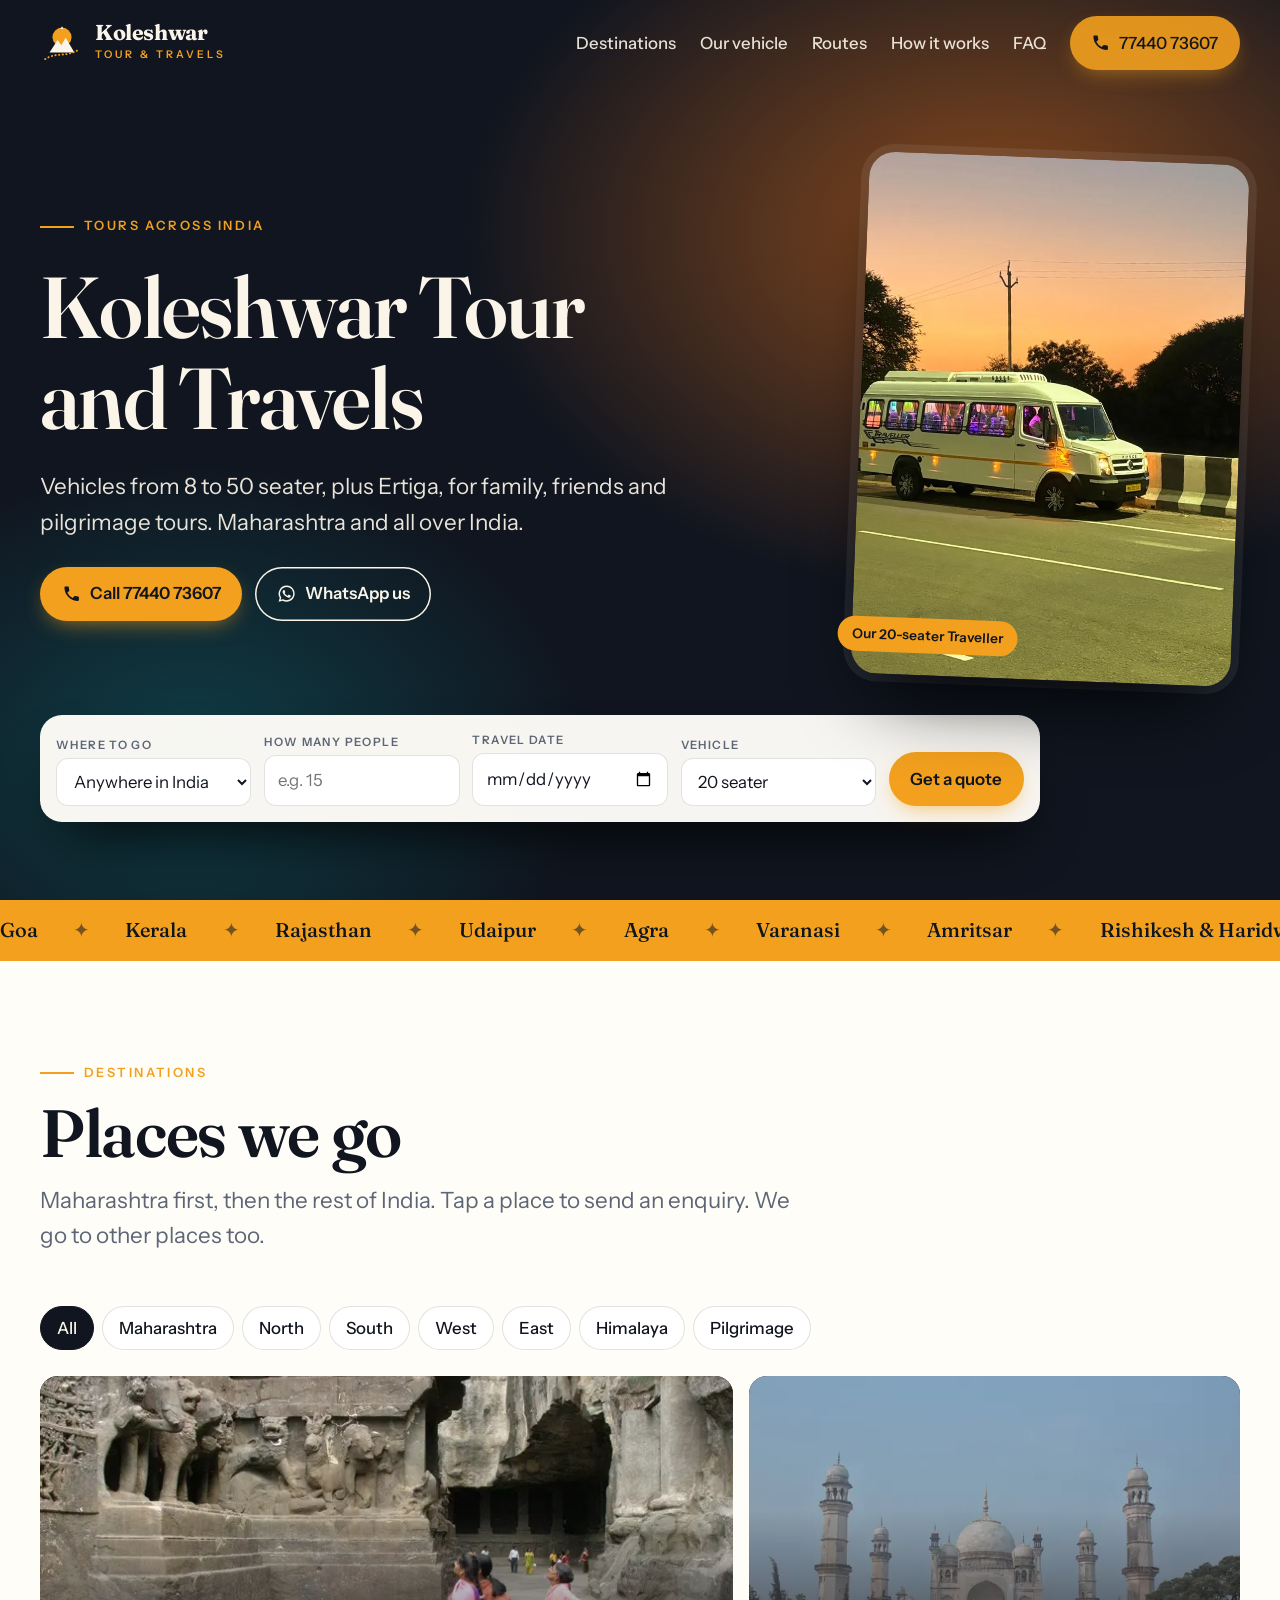
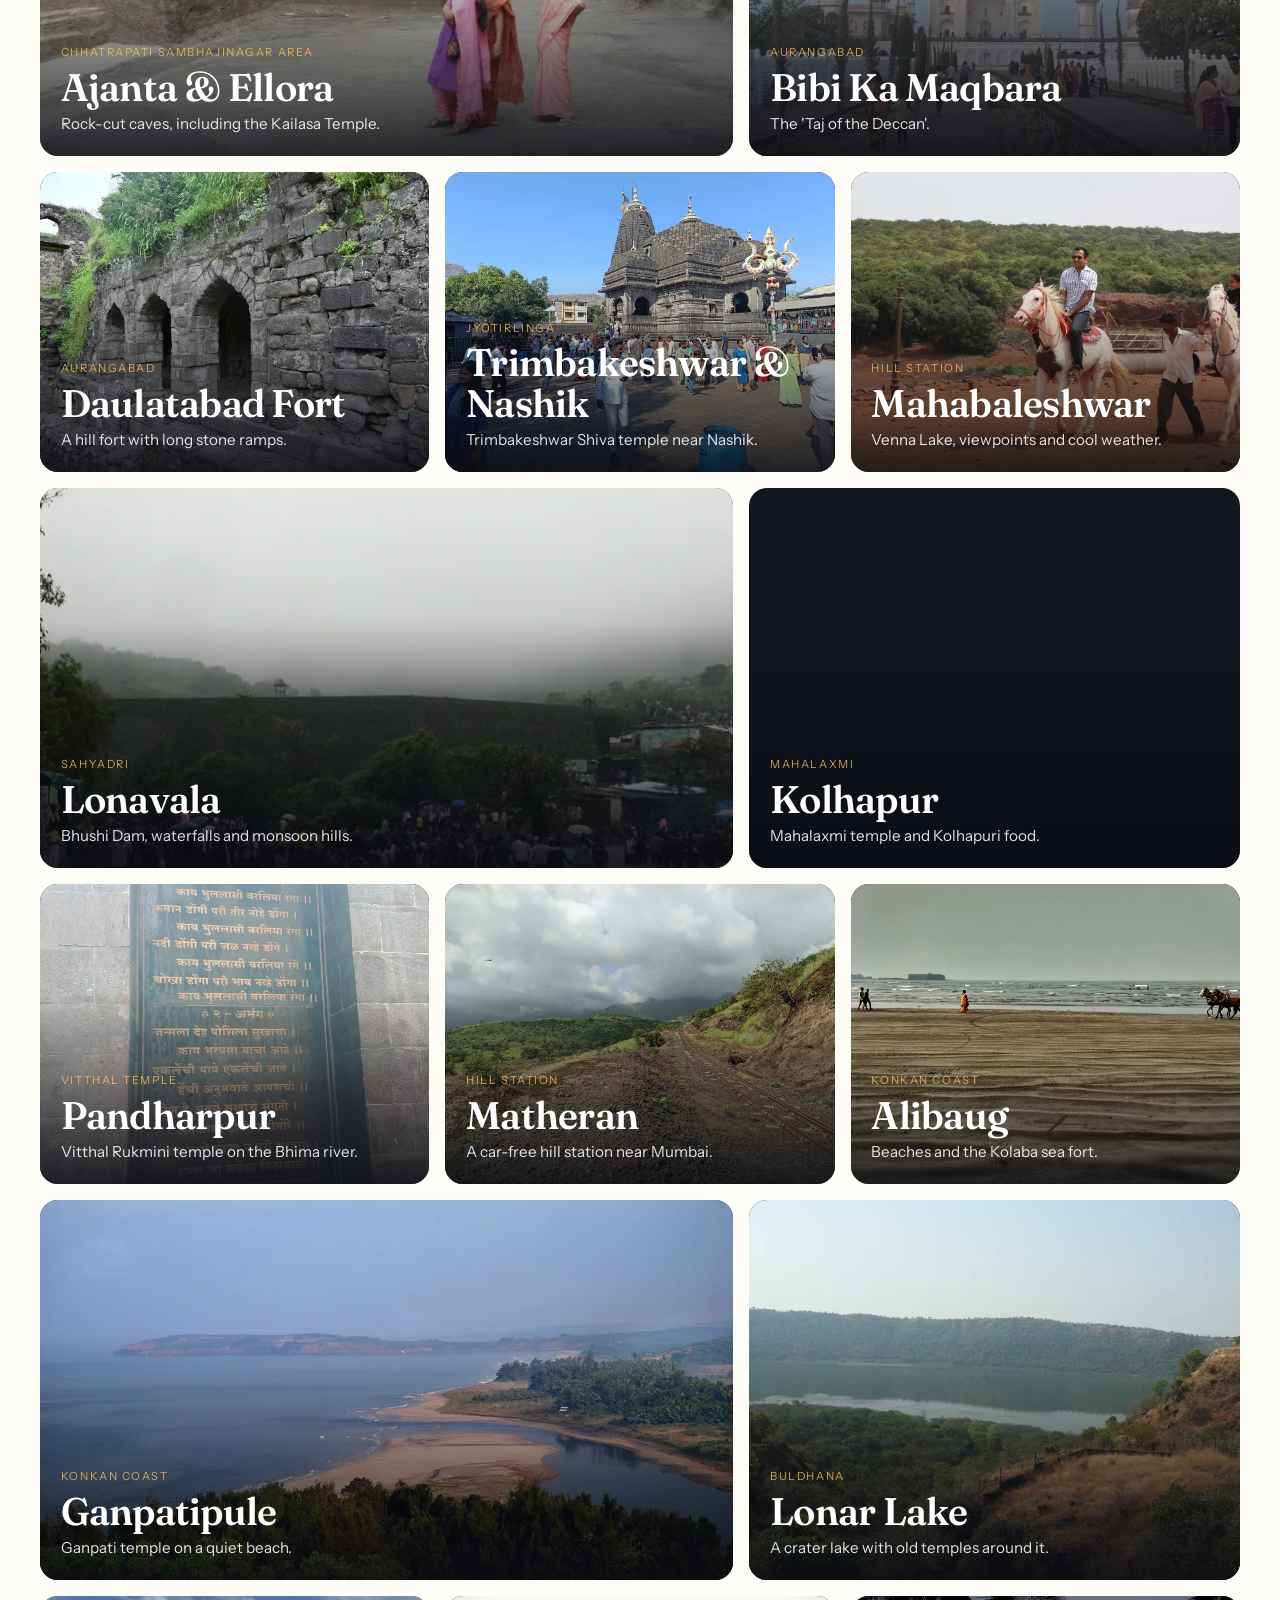
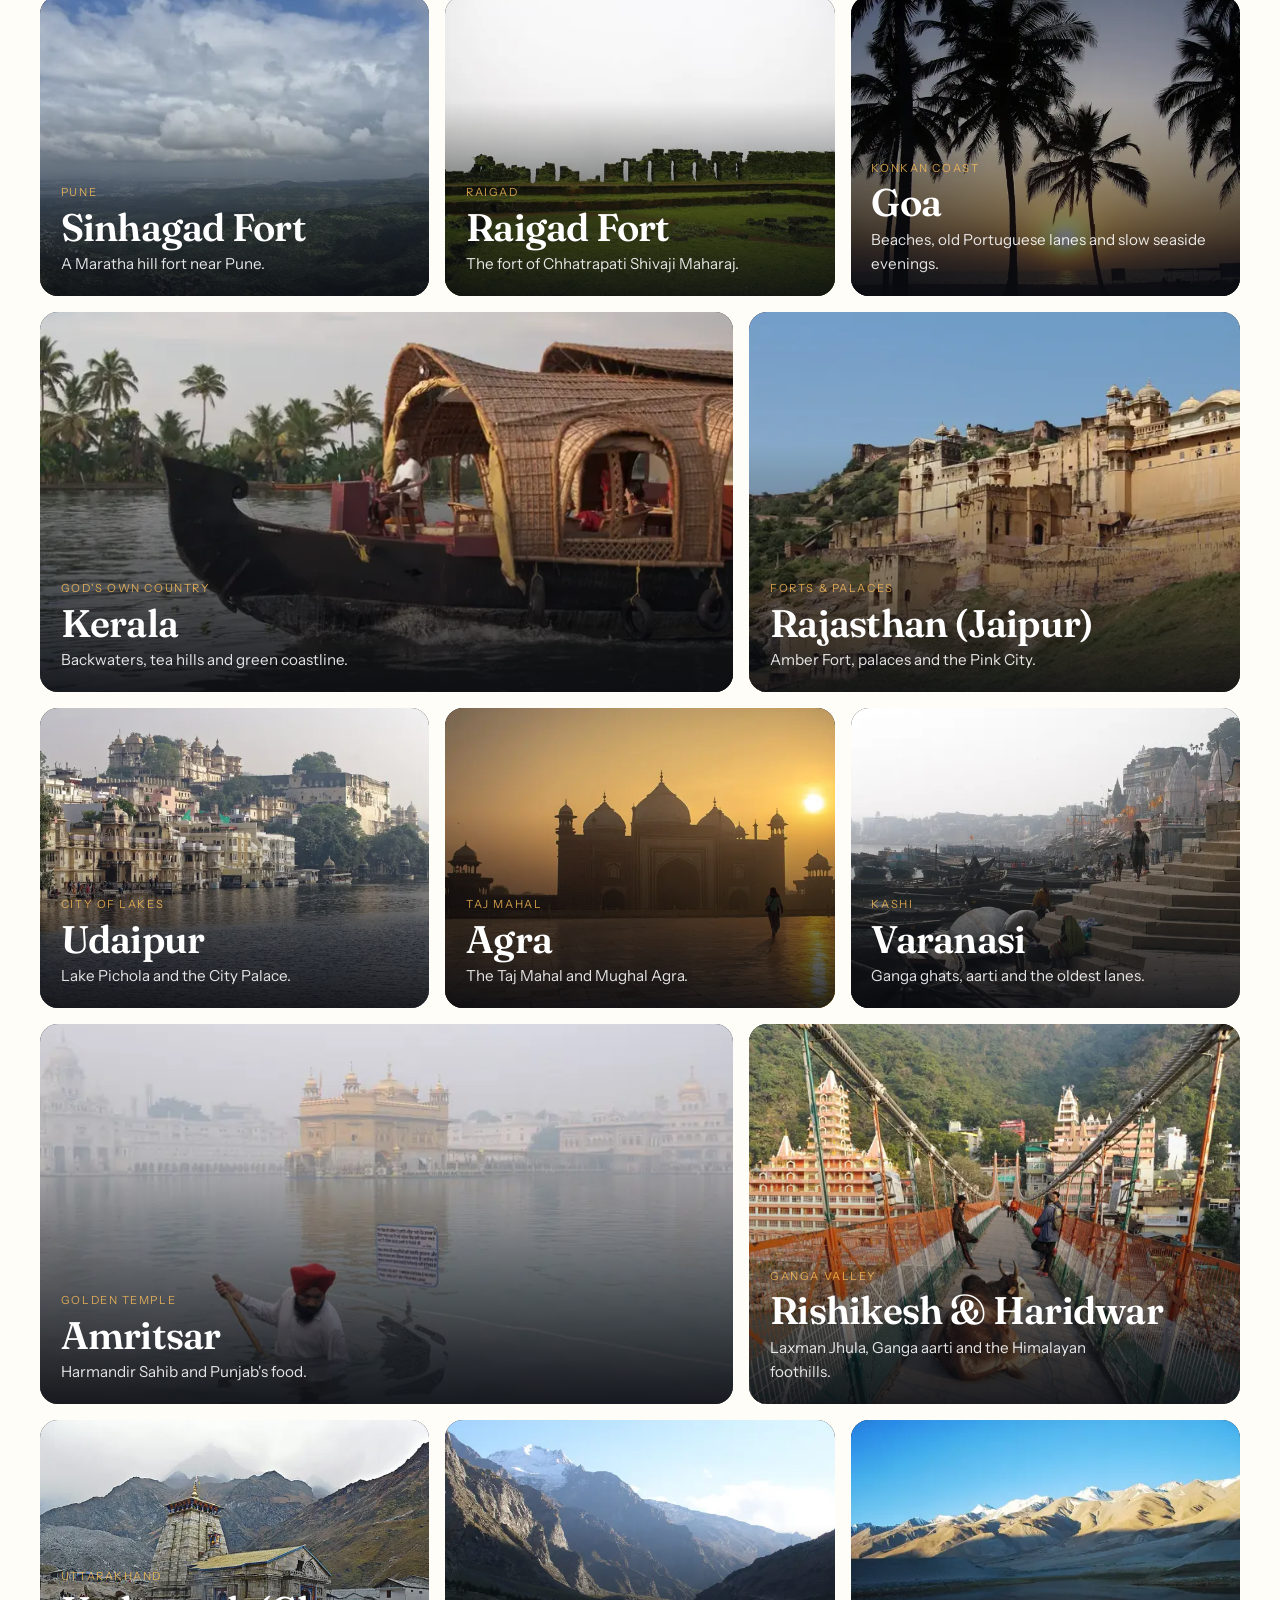
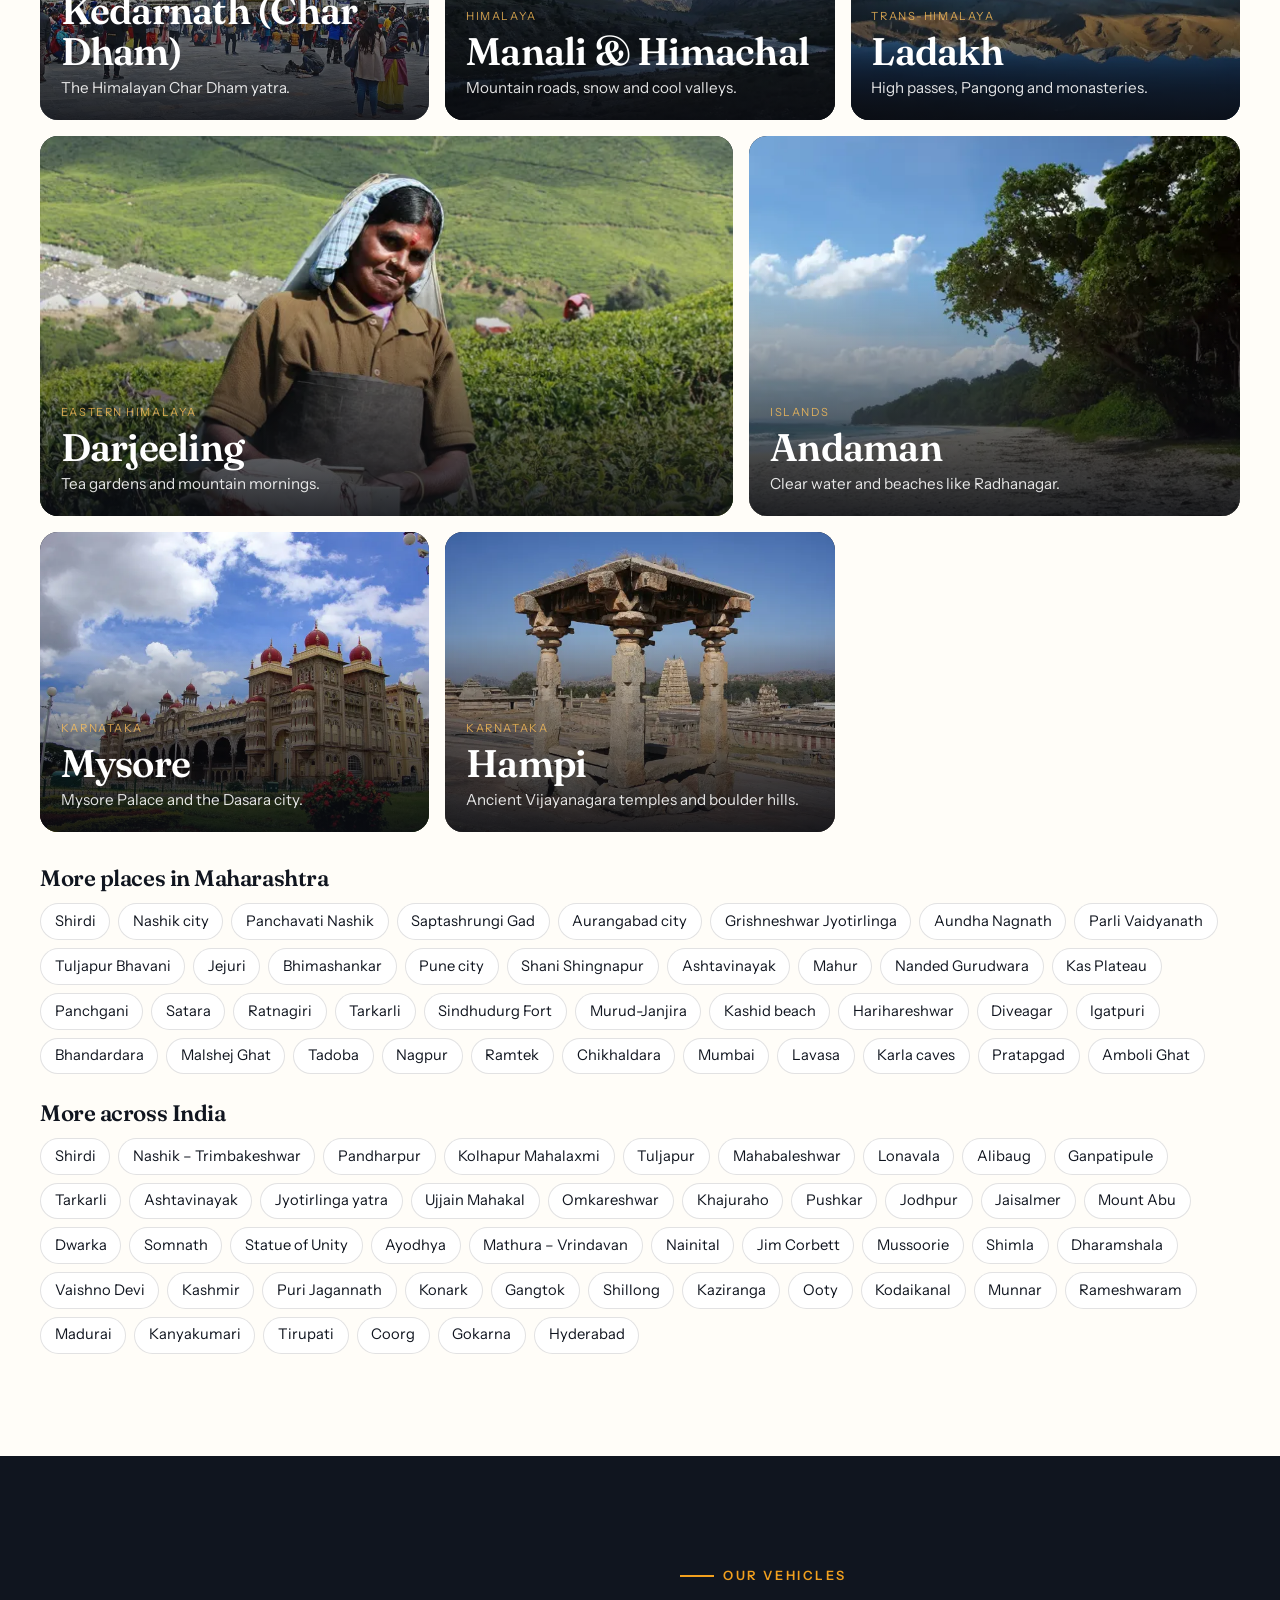
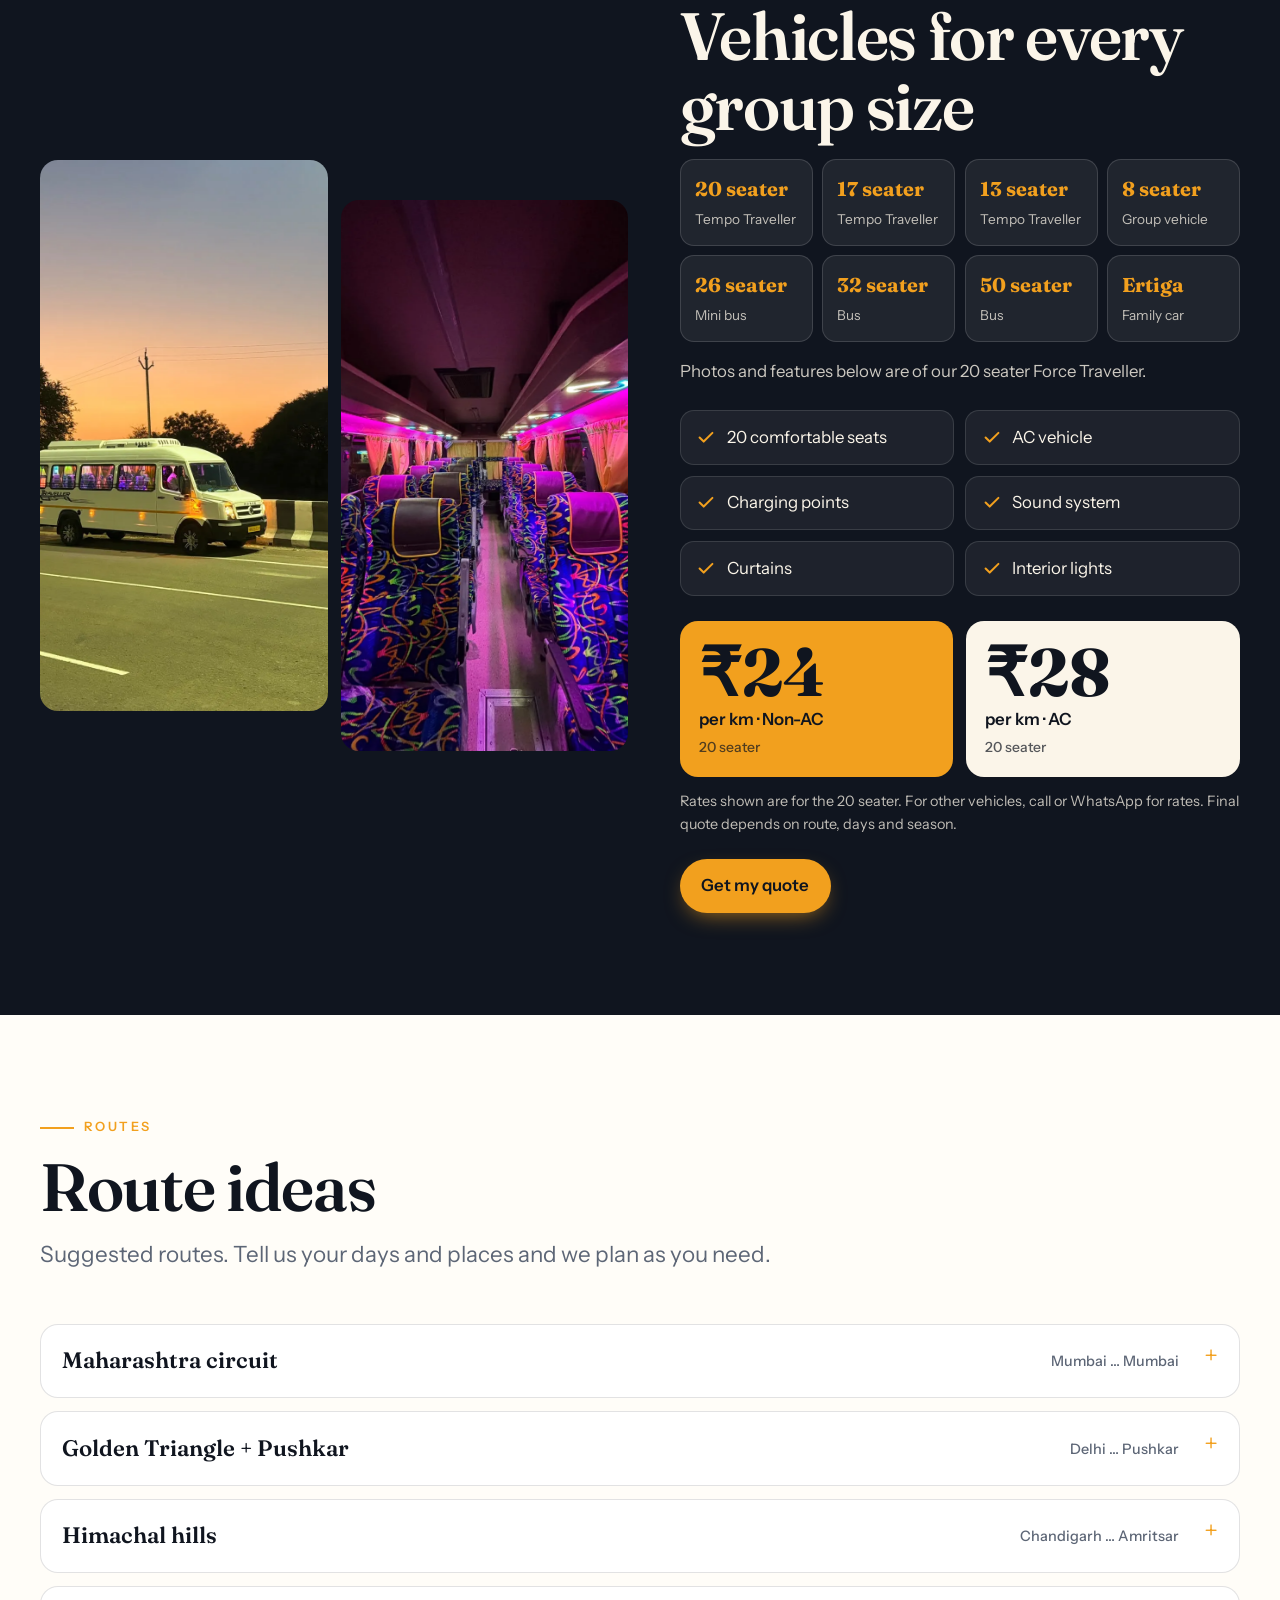
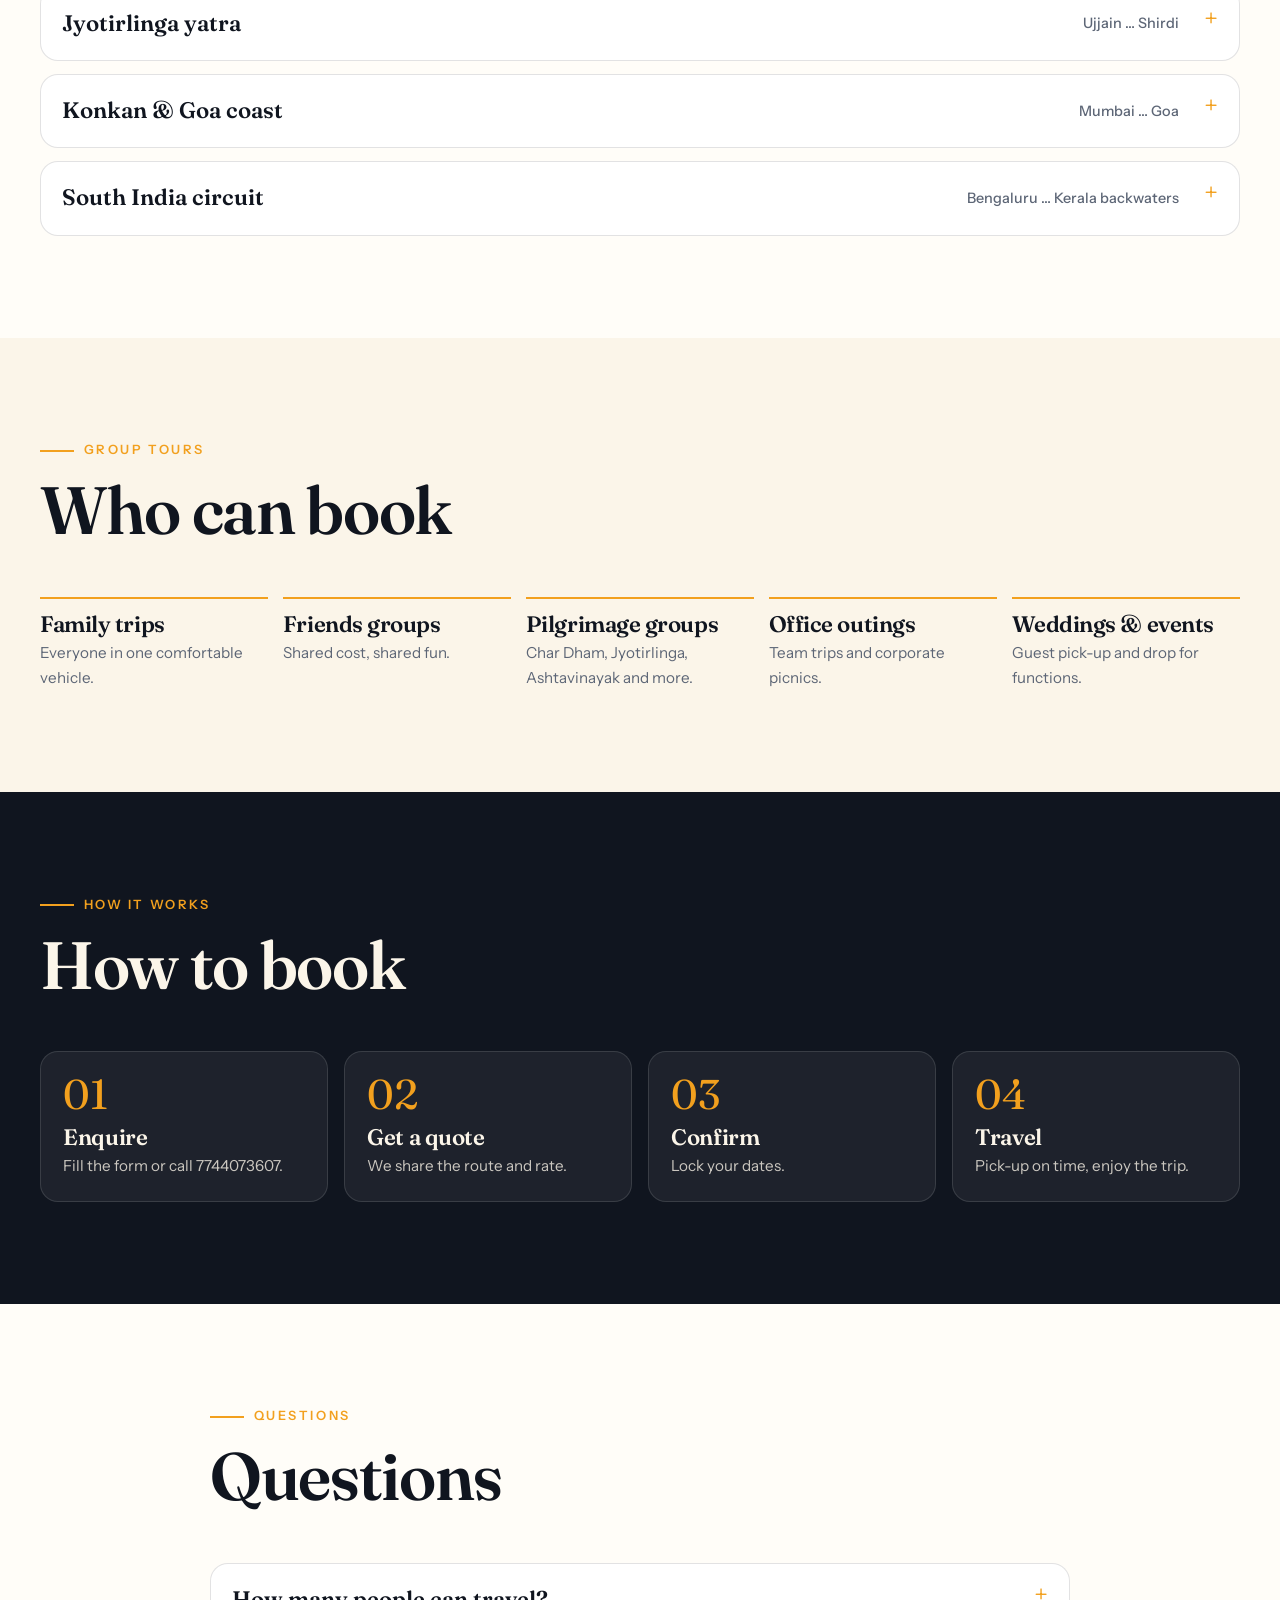
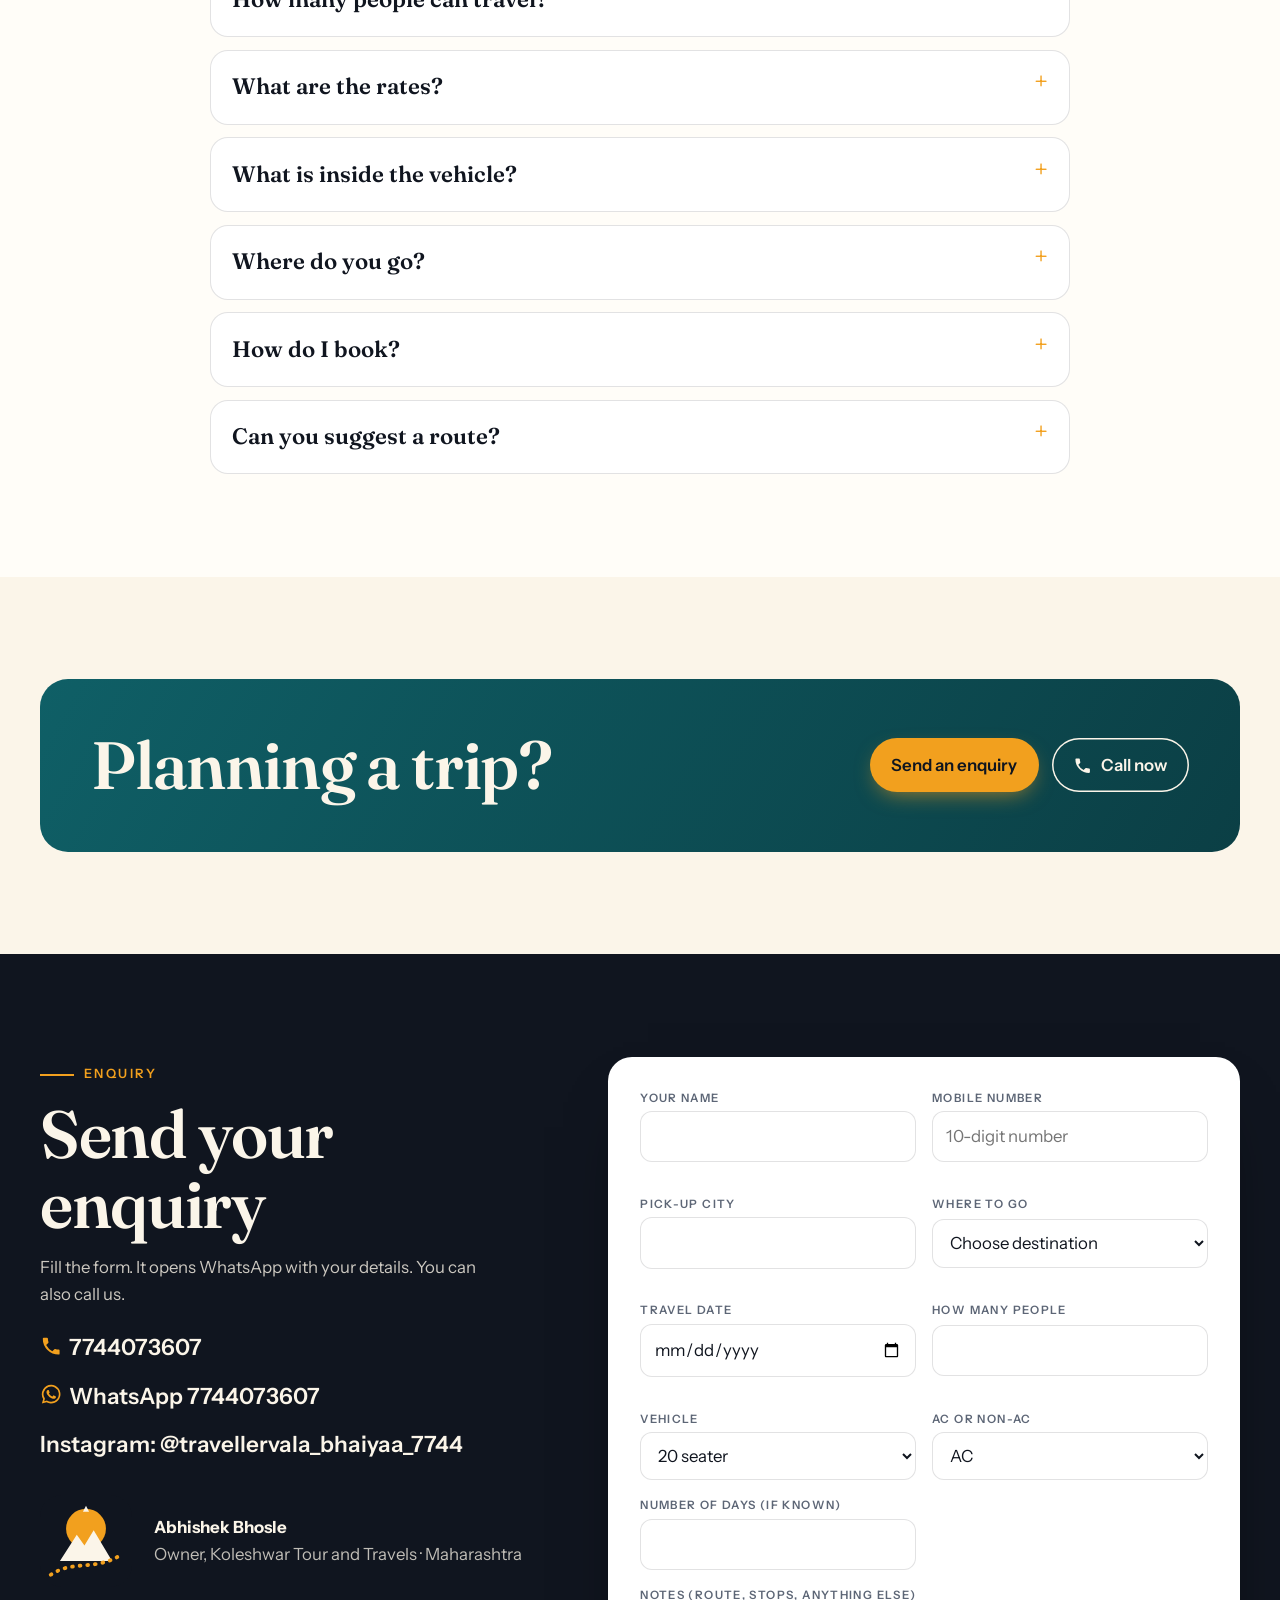
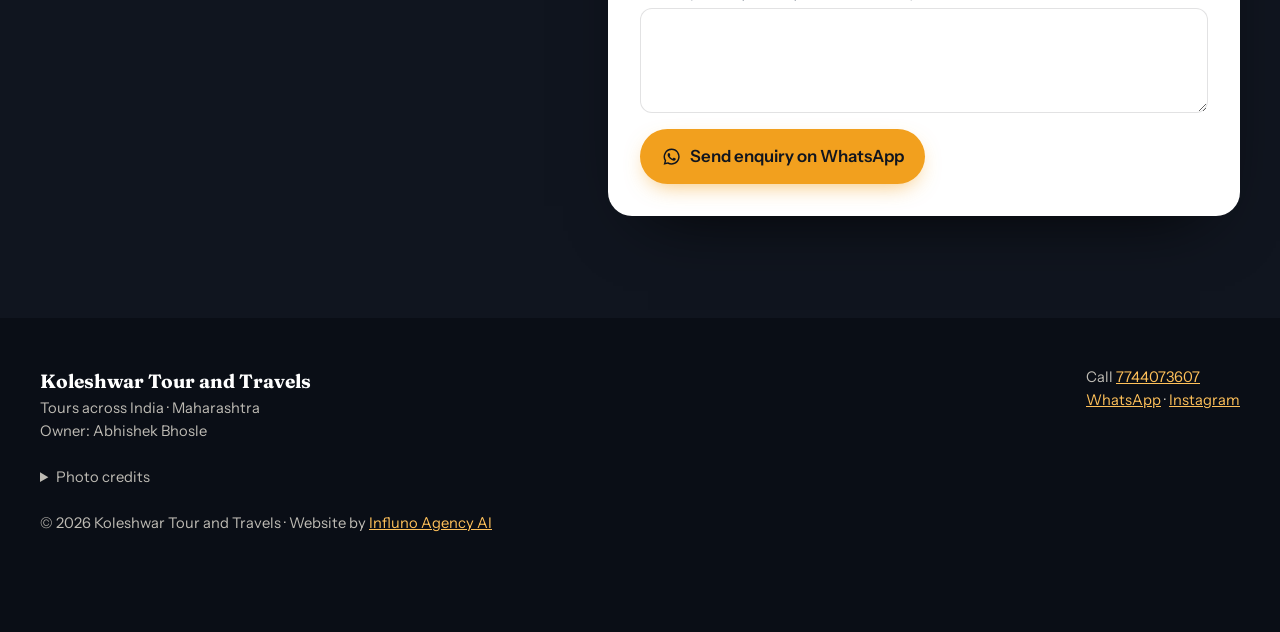
<file: index.html>
<!doctype html>
<html lang="en" class="no-js">
<head>
<meta charset="utf-8"><meta name="viewport" content="width=device-width, initial-scale=1">
<title>Koleshwar Tour and Travels | 8 to 50 seater vehicles on rent</title>
<meta name="description" content="Koleshwar Tour and Travels: 8, 13, 17, 20, 26, 32 and 50 seater vehicles and Ertiga for tours in Maharashtra and all over India. Call or WhatsApp 7744073607.">
<meta name="theme-color" content="#10151f">
<meta property="og:type" content="website"><meta property="og:title" content="Koleshwar Tour and Travels"><meta property="og:description" content="20-seater AC traveller for family, friends and pilgrimage trips across India."><meta property="og:image" content="og.jpg"><meta name="twitter:card" content="summary_large_image">
<link rel="icon" href="favicon.svg" type="image/svg+xml">
<link rel="preload" href="Fraunces-normal.woff2" as="font" type="font/woff2" crossorigin>
<link rel="stylesheet" href="style.css">
<script>document.documentElement.classList.remove('no-js')</script>
<script type="application/ld+json">{"@context":"https://schema.org","@type":"TravelAgency","name":"Koleshwar Tour and Travels","description":"Tours with 8 to 50 seater vehicles and Ertiga in Maharashtra and across India. Enquiries on WhatsApp and phone.","telephone":"+91 7744073607","areaServed":{"@type":"Country","name":"India"},"address":{"@type":"PostalAddress","addressRegion":"Maharashtra","addressCountry":"IN"},"founder":{"@type":"Person","name":"Abhishek Bhosle"},"sameAs":["https://www.instagram.com/travellervala_bhaiyaa_7744"]}</script>
</head>
<body>
<a class="skip" href="#main">Skip to content</a>
<header class="hdr" id="hdr"><div class="wrap">
 <a class="brand" href="#top" aria-label="Koleshwar Tour and Travels, home"><img src="logo-mark.svg" alt="" width="44" height="44"><span><b>Koleshwar</b><small>TOUR &amp; TRAVELS</small></span></a>
 <nav class="nav" id="nav" aria-label="Main">
  <a href="#places">Destinations</a><a href="#vehicle">Our vehicle</a><a href="#routes">Routes</a><a href="#how">How it works</a><a href="#faq">FAQ</a>
  <a class="btn btn--saf" href="tel:+917744073607"><svg viewBox="0 0 24 24" fill="currentColor" aria-hidden="true"><path d="M6.6 10.8a15.1 15.1 0 006.6 6.6l2.2-2.2a1 1 0 011-.25 11.4 11.4 0 003.6.57 1 1 0 011 1V20a1 1 0 01-1 1A17 17 0 013 4a1 1 0 011-1h3.5a1 1 0 011 1c0 1.25.2 2.45.57 3.6a1 1 0 01-.25 1z"/></svg> 77440 73607</a>
 </nav>
 <button class="menu-btn" id="menu" aria-expanded="false" aria-controls="nav" aria-label="Open menu"><span></span><span></span><span></span></button>
</div></header>
<main id="main">
<section class="hero" id="top" style="padding:0">
 <div class="hero__bg" id="heroBg" aria-hidden="true"></div>
 <div class="wrap hero__in">
  <figure class="hero__ph"><img src="vehicle-exterior.webp" alt="Koleshwar 20-seater Force Traveller at sunset" width="720" height="1280" fetchpriority="high"><figcaption>Our 20-seater Traveller</figcaption></figure>
  <div class="hero__tx">
  <span class="eyebrow">Tours across India</span>
  <h1>Koleshwar Tour and Travels</h1>
  <p class="lead">Vehicles from 8 to 50 seater, plus Ertiga, for family, friends and pilgrimage tours. Maharashtra and all over India.</p>
  <div class="hero__cta"><a class="btn btn--saf" href="tel:+917744073607"><svg viewBox="0 0 24 24" fill="currentColor" aria-hidden="true"><path d="M6.6 10.8a15.1 15.1 0 006.6 6.6l2.2-2.2a1 1 0 011-.25 11.4 11.4 0 003.6.57 1 1 0 011 1V20a1 1 0 01-1 1A17 17 0 013 4a1 1 0 011-1h3.5a1 1 0 011 1c0 1.25.2 2.45.57 3.6a1 1 0 01-.25 1z"/></svg> Call 77440 73607</a><a class="btn btn--ghost" href="https://wa.me/917744073607" target="_blank" rel="noopener"><svg viewBox="0 0 24 24" fill="currentColor" aria-hidden="true"><path d="M12 2a10 10 0 00-8.6 15.1L2 22l5-1.3A10 10 0 1012 2zm0 18.2a8.2 8.2 0 01-4.2-1.15l-.3-.18-3 .8.8-2.9-.2-.3A8.2 8.2 0 1112 20.2zm4.5-6.1c-.25-.12-1.47-.72-1.7-.8s-.4-.12-.56.12-.64.8-.8.97-.3.18-.55.06a6.7 6.7 0 01-3.3-2.9c-.25-.43.25-.4.72-1.33a.46.46 0 00-.02-.43c-.06-.12-.56-1.35-.77-1.85s-.4-.42-.56-.43h-.48a.9.9 0 00-.66.3 2.8 2.8 0 00-.87 2.1 4.9 4.9 0 001 2.6 11.2 11.2 0 004.3 3.8c1.6.7 2.2.75 3 .63a2.5 2.5 0 001.65-1.17 2 2 0 00.14-1.17c-.06-.1-.22-.16-.47-.28z"/></svg> WhatsApp us</a></div>
  </div>
  <form class="search" id="search" novalidate aria-label="Trip search">
   <div class="fld"><label for="sWhere">Where to go</label><select id="sWhere"><option value="">Anywhere in India</option><option>Ajanta & Ellora</option><option>Bibi Ka Maqbara</option><option>Daulatabad Fort</option><option>Trimbakeshwar & Nashik</option><option>Mahabaleshwar</option><option>Lonavala</option><option>Kolhapur</option><option>Pandharpur</option><option>Matheran</option><option>Alibaug</option><option>Ganpatipule</option><option>Lonar Lake</option><option>Sinhagad Fort</option><option>Raigad Fort</option><option>Goa</option><option>Kerala</option><option>Rajasthan (Jaipur)</option><option>Udaipur</option><option>Agra</option><option>Varanasi</option><option>Amritsar</option><option>Rishikesh & Haridwar</option><option>Kedarnath (Char Dham)</option><option>Manali & Himachal</option><option>Ladakh</option><option>Darjeeling</option><option>Andaman</option><option>Mysore</option><option>Hampi</option><option>Somewhere else</option></select></div>
   <div class="fld"><label for="sPpl">How many people</label><input id="sPpl" type="number" min="1" max="50" inputmode="numeric" placeholder="e.g. 15"></div>
   <div class="fld"><label for="sDate">Travel date</label><input id="sDate" type="date"></div>
   <div class="fld"><label for="sAc">Vehicle</label><select id="sAc"><option>20 seater</option><option>17 seater</option><option>13 seater</option><option>8 seater</option><option>26 seater</option><option>32 seater</option><option>50 seater</option><option>Ertiga</option><option>Not sure</option></select></div>
   <button class="btn btn--saf" type="submit">Get a quote</button>
  </form>
 </div>
</section>
<div class="marq" aria-hidden="true"><div class="marq__t" id="mq"><span>Goa</span><span>Kerala</span><span>Rajasthan</span><span>Udaipur</span><span>Agra</span><span>Varanasi</span><span>Amritsar</span><span>Rishikesh & Haridwar</span><span>Kedarnath</span><span>Manali & Himachal</span><span>Ladakh</span><span>Darjeeling</span><span>Andaman</span><span>Mysore</span><span>Hampi</span><span>Ajanta & Ellora</span></div></div>

<section id="places"><div class="wrap">
 <div class="sec-h rv"><span class="eyebrow">Destinations</span><h2>Places we go</h2><p>Maharashtra first, then the rest of India. Tap a place to send an enquiry. We go to other places too.</p></div>
 <div class="chips" role="group" aria-label="Filter by region" id="chips"><button class="chip" aria-pressed="true" data-f="all">All</button><button class="chip" aria-pressed="false" data-f="Maharashtra">Maharashtra</button><button class="chip" aria-pressed="false" data-f="North">North</button><button class="chip" aria-pressed="false" data-f="South">South</button><button class="chip" aria-pressed="false" data-f="West">West</button><button class="chip" aria-pressed="false" data-f="East">East</button><button class="chip" aria-pressed="false" data-f="Himalaya">Himalaya</button><button class="chip" aria-pressed="false" data-f="Pilgrimage">Pilgrimage</button></div>
 <div class="grid" id="grid"><button class="card rv" data-reg="Maharashtra West" data-dest="Ajanta & Ellora" type="button" aria-label="Plan a trip to Ajanta & Ellora"><img src="ellora-700.webp" srcset="ellora-700.webp 700w, ellora-1200.webp 1200w" sizes="(max-width:560px) 100vw,(max-width:980px) 50vw,33vw" alt="Ajanta & Ellora" loading="lazy" decoding="async"><span class="go">Plan this trip →</span><span class="card__b"><small>Chhatrapati Sambhajinagar area</small><h3>Ajanta & Ellora</h3><p>Rock-cut caves, including the Kailasa Temple.</p></span></button><button class="card rv" data-reg="Maharashtra West" data-dest="Bibi Ka Maqbara" type="button" aria-label="Plan a trip to Bibi Ka Maqbara"><img src="bibi-700.webp" srcset="bibi-700.webp 700w, bibi-1200.webp 1200w" sizes="(max-width:560px) 100vw,(max-width:980px) 50vw,33vw" alt="Bibi Ka Maqbara" loading="lazy" decoding="async"><span class="go">Plan this trip →</span><span class="card__b"><small>Aurangabad</small><h3>Bibi Ka Maqbara</h3><p>The 'Taj of the Deccan'.</p></span></button><button class="card rv" data-reg="Maharashtra West" data-dest="Daulatabad Fort" type="button" aria-label="Plan a trip to Daulatabad Fort"><img src="daulatabad-700.webp" srcset="daulatabad-700.webp 700w, daulatabad-1200.webp 1200w" sizes="(max-width:560px) 100vw,(max-width:980px) 50vw,33vw" alt="Daulatabad Fort" loading="lazy" decoding="async"><span class="go">Plan this trip →</span><span class="card__b"><small>Aurangabad</small><h3>Daulatabad Fort</h3><p>A hill fort with long stone ramps.</p></span></button><button class="card rv" data-reg="Maharashtra West" data-dest="Trimbakeshwar & Nashik" type="button" aria-label="Plan a trip to Trimbakeshwar & Nashik"><img src="trimbak-700.webp" srcset="trimbak-700.webp 700w, trimbak-1200.webp 1200w" sizes="(max-width:560px) 100vw,(max-width:980px) 50vw,33vw" alt="Trimbakeshwar & Nashik" loading="lazy" decoding="async"><span class="go">Plan this trip →</span><span class="card__b"><small>Jyotirlinga</small><h3>Trimbakeshwar & Nashik</h3><p>Trimbakeshwar Shiva temple near Nashik.</p></span></button><button class="card rv" data-reg="Maharashtra West" data-dest="Mahabaleshwar" type="button" aria-label="Plan a trip to Mahabaleshwar"><img src="mahabaleshwar-700.webp" srcset="mahabaleshwar-700.webp 700w, mahabaleshwar-1200.webp 1200w" sizes="(max-width:560px) 100vw,(max-width:980px) 50vw,33vw" alt="Mahabaleshwar" loading="lazy" decoding="async"><span class="go">Plan this trip →</span><span class="card__b"><small>Hill station</small><h3>Mahabaleshwar</h3><p>Venna Lake, viewpoints and cool weather.</p></span></button><button class="card rv" data-reg="Maharashtra West" data-dest="Lonavala" type="button" aria-label="Plan a trip to Lonavala"><img src="lonavala-700.webp" srcset="lonavala-700.webp 700w, lonavala-1200.webp 1200w" sizes="(max-width:560px) 100vw,(max-width:980px) 50vw,33vw" alt="Lonavala" loading="lazy" decoding="async"><span class="go">Plan this trip →</span><span class="card__b"><small>Sahyadri</small><h3>Lonavala</h3><p>Bhushi Dam, waterfalls and monsoon hills.</p></span></button><button class="card rv" data-reg="Maharashtra West" data-dest="Kolhapur" type="button" aria-label="Plan a trip to Kolhapur"><img src="kolhapur-700.webp" srcset="kolhapur-700.webp 700w, kolhapur-1200.webp 1200w" sizes="(max-width:560px) 100vw,(max-width:980px) 50vw,33vw" alt="Kolhapur" loading="lazy" decoding="async"><span class="go">Plan this trip →</span><span class="card__b"><small>Mahalaxmi</small><h3>Kolhapur</h3><p>Mahalaxmi temple and Kolhapuri food.</p></span></button><button class="card rv" data-reg="Maharashtra West" data-dest="Pandharpur" type="button" aria-label="Plan a trip to Pandharpur"><img src="pandharpur-700.webp" srcset="pandharpur-700.webp 700w, pandharpur-1200.webp 1200w" sizes="(max-width:560px) 100vw,(max-width:980px) 50vw,33vw" alt="Pandharpur" loading="lazy" decoding="async"><span class="go">Plan this trip →</span><span class="card__b"><small>Vitthal temple</small><h3>Pandharpur</h3><p>Vitthal Rukmini temple on the Bhima river.</p></span></button><button class="card rv" data-reg="Maharashtra West" data-dest="Matheran" type="button" aria-label="Plan a trip to Matheran"><img src="matheran-700.webp" srcset="matheran-700.webp 700w, matheran-1200.webp 1200w" sizes="(max-width:560px) 100vw,(max-width:980px) 50vw,33vw" alt="Matheran" loading="lazy" decoding="async"><span class="go">Plan this trip →</span><span class="card__b"><small>Hill station</small><h3>Matheran</h3><p>A car-free hill station near Mumbai.</p></span></button><button class="card rv" data-reg="Maharashtra West" data-dest="Alibaug" type="button" aria-label="Plan a trip to Alibaug"><img src="alibaug-700.webp" srcset="alibaug-700.webp 700w, alibaug-1200.webp 1200w" sizes="(max-width:560px) 100vw,(max-width:980px) 50vw,33vw" alt="Alibaug" loading="lazy" decoding="async"><span class="go">Plan this trip →</span><span class="card__b"><small>Konkan coast</small><h3>Alibaug</h3><p>Beaches and the Kolaba sea fort.</p></span></button><button class="card rv" data-reg="Maharashtra West" data-dest="Ganpatipule" type="button" aria-label="Plan a trip to Ganpatipule"><img src="ganpatipule-700.webp" srcset="ganpatipule-700.webp 700w, ganpatipule-1200.webp 1200w" sizes="(max-width:560px) 100vw,(max-width:980px) 50vw,33vw" alt="Ganpatipule" loading="lazy" decoding="async"><span class="go">Plan this trip →</span><span class="card__b"><small>Konkan coast</small><h3>Ganpatipule</h3><p>Ganpati temple on a quiet beach.</p></span></button><button class="card rv" data-reg="Maharashtra West" data-dest="Lonar Lake" type="button" aria-label="Plan a trip to Lonar Lake"><img src="lonar-700.webp" srcset="lonar-700.webp 700w, lonar-1200.webp 1200w" sizes="(max-width:560px) 100vw,(max-width:980px) 50vw,33vw" alt="Lonar Lake" loading="lazy" decoding="async"><span class="go">Plan this trip →</span><span class="card__b"><small>Buldhana</small><h3>Lonar Lake</h3><p>A crater lake with old temples around it.</p></span></button><button class="card rv" data-reg="Maharashtra West" data-dest="Sinhagad Fort" type="button" aria-label="Plan a trip to Sinhagad Fort"><img src="sinhagad-700.webp" srcset="sinhagad-700.webp 700w, sinhagad-1200.webp 1200w" sizes="(max-width:560px) 100vw,(max-width:980px) 50vw,33vw" alt="Sinhagad Fort" loading="lazy" decoding="async"><span class="go">Plan this trip →</span><span class="card__b"><small>Pune</small><h3>Sinhagad Fort</h3><p>A Maratha hill fort near Pune.</p></span></button><button class="card rv" data-reg="Maharashtra West" data-dest="Raigad Fort" type="button" aria-label="Plan a trip to Raigad Fort"><img src="raigad-700.webp" srcset="raigad-700.webp 700w, raigad-1200.webp 1200w" sizes="(max-width:560px) 100vw,(max-width:980px) 50vw,33vw" alt="Raigad Fort" loading="lazy" decoding="async"><span class="go">Plan this trip →</span><span class="card__b"><small>Raigad</small><h3>Raigad Fort</h3><p>The fort of Chhatrapati Shivaji Maharaj.</p></span></button><button class="card rv" data-reg="West" data-dest="Goa" type="button" aria-label="Plan a trip to Goa"><img src="goa-700.webp" srcset="goa-700.webp 700w, goa-1200.webp 1200w" sizes="(max-width:560px) 100vw,(max-width:980px) 50vw,33vw" alt="Goa" loading="lazy" decoding="async"><span class="go">Plan this trip →</span><span class="card__b"><small>Konkan coast</small><h3>Goa</h3><p>Beaches, old Portuguese lanes and slow seaside evenings.</p></span></button><button class="card rv" data-reg="South" data-dest="Kerala" type="button" aria-label="Plan a trip to Kerala"><img src="kerala-700.webp" srcset="kerala-700.webp 700w, kerala-1200.webp 1200w" sizes="(max-width:560px) 100vw,(max-width:980px) 50vw,33vw" alt="Kerala" loading="lazy" decoding="async"><span class="go">Plan this trip →</span><span class="card__b"><small>God's Own Country</small><h3>Kerala</h3><p>Backwaters, tea hills and green coastline.</p></span></button><button class="card rv" data-reg="North" data-dest="Rajasthan (Jaipur)" type="button" aria-label="Plan a trip to Rajasthan (Jaipur)"><img src="rajasthan-700.webp" srcset="rajasthan-700.webp 700w, rajasthan-1200.webp 1200w" sizes="(max-width:560px) 100vw,(max-width:980px) 50vw,33vw" alt="Rajasthan (Jaipur)" loading="lazy" decoding="async"><span class="go">Plan this trip →</span><span class="card__b"><small>Forts & palaces</small><h3>Rajasthan (Jaipur)</h3><p>Amber Fort, palaces and the Pink City.</p></span></button><button class="card rv" data-reg="North" data-dest="Udaipur" type="button" aria-label="Plan a trip to Udaipur"><img src="udaipur-700.webp" srcset="udaipur-700.webp 700w, udaipur-1200.webp 1200w" sizes="(max-width:560px) 100vw,(max-width:980px) 50vw,33vw" alt="Udaipur" loading="lazy" decoding="async"><span class="go">Plan this trip →</span><span class="card__b"><small>City of Lakes</small><h3>Udaipur</h3><p>Lake Pichola and the City Palace.</p></span></button><button class="card rv" data-reg="North" data-dest="Agra" type="button" aria-label="Plan a trip to Agra"><img src="agra-700.webp" srcset="agra-700.webp 700w, agra-1200.webp 1200w" sizes="(max-width:560px) 100vw,(max-width:980px) 50vw,33vw" alt="Agra" loading="lazy" decoding="async"><span class="go">Plan this trip →</span><span class="card__b"><small>Taj Mahal</small><h3>Agra</h3><p>The Taj Mahal and Mughal Agra.</p></span></button><button class="card rv" data-reg="Pilgrimage North" data-dest="Varanasi" type="button" aria-label="Plan a trip to Varanasi"><img src="varanasi-700.webp" srcset="varanasi-700.webp 700w, varanasi-1200.webp 1200w" sizes="(max-width:560px) 100vw,(max-width:980px) 50vw,33vw" alt="Varanasi" loading="lazy" decoding="async"><span class="go">Plan this trip →</span><span class="card__b"><small>Kashi</small><h3>Varanasi</h3><p>Ganga ghats, aarti and the oldest lanes.</p></span></button><button class="card rv" data-reg="Pilgrimage North" data-dest="Amritsar" type="button" aria-label="Plan a trip to Amritsar"><img src="amritsar-700.webp" srcset="amritsar-700.webp 700w, amritsar-1200.webp 1200w" sizes="(max-width:560px) 100vw,(max-width:980px) 50vw,33vw" alt="Amritsar" loading="lazy" decoding="async"><span class="go">Plan this trip →</span><span class="card__b"><small>Golden Temple</small><h3>Amritsar</h3><p>Harmandir Sahib and Punjab's food.</p></span></button><button class="card rv" data-reg="Pilgrimage Himalaya" data-dest="Rishikesh & Haridwar" type="button" aria-label="Plan a trip to Rishikesh & Haridwar"><img src="rishikesh-700.webp" srcset="rishikesh-700.webp 700w, rishikesh-1200.webp 1200w" sizes="(max-width:560px) 100vw,(max-width:980px) 50vw,33vw" alt="Rishikesh & Haridwar" loading="lazy" decoding="async"><span class="go">Plan this trip →</span><span class="card__b"><small>Ganga valley</small><h3>Rishikesh & Haridwar</h3><p>Laxman Jhula, Ganga aarti and the Himalayan foothills.</p></span></button><button class="card rv" data-reg="Pilgrimage Himalaya" data-dest="Kedarnath (Char Dham)" type="button" aria-label="Plan a trip to Kedarnath (Char Dham)"><img src="kedarnath-700.webp" srcset="kedarnath-700.webp 700w, kedarnath-1200.webp 1200w" sizes="(max-width:560px) 100vw,(max-width:980px) 50vw,33vw" alt="Kedarnath (Char Dham)" loading="lazy" decoding="async"><span class="go">Plan this trip →</span><span class="card__b"><small>Uttarakhand</small><h3>Kedarnath (Char Dham)</h3><p>The Himalayan Char Dham yatra.</p></span></button><button class="card rv" data-reg="Himalaya North" data-dest="Manali & Himachal" type="button" aria-label="Plan a trip to Manali & Himachal"><img src="manali-700.webp" srcset="manali-700.webp 700w, manali-1200.webp 1200w" sizes="(max-width:560px) 100vw,(max-width:980px) 50vw,33vw" alt="Manali & Himachal" loading="lazy" decoding="async"><span class="go">Plan this trip →</span><span class="card__b"><small>Himalaya</small><h3>Manali & Himachal</h3><p>Mountain roads, snow and cool valleys.</p></span></button><button class="card rv" data-reg="Himalaya" data-dest="Ladakh" type="button" aria-label="Plan a trip to Ladakh"><img src="ladakh-700.webp" srcset="ladakh-700.webp 700w, ladakh-1200.webp 1200w" sizes="(max-width:560px) 100vw,(max-width:980px) 50vw,33vw" alt="Ladakh" loading="lazy" decoding="async"><span class="go">Plan this trip →</span><span class="card__b"><small>Trans-Himalaya</small><h3>Ladakh</h3><p>High passes, Pangong and monasteries.</p></span></button><button class="card rv" data-reg="East Himalaya" data-dest="Darjeeling" type="button" aria-label="Plan a trip to Darjeeling"><img src="darjeeling-700.webp" srcset="darjeeling-700.webp 700w, darjeeling-1200.webp 1200w" sizes="(max-width:560px) 100vw,(max-width:980px) 50vw,33vw" alt="Darjeeling" loading="lazy" decoding="async"><span class="go">Plan this trip →</span><span class="card__b"><small>Eastern Himalaya</small><h3>Darjeeling</h3><p>Tea gardens and mountain mornings.</p></span></button><button class="card rv" data-reg="East" data-dest="Andaman" type="button" aria-label="Plan a trip to Andaman"><img src="andaman-700.webp" srcset="andaman-700.webp 700w, andaman-1200.webp 1200w" sizes="(max-width:560px) 100vw,(max-width:980px) 50vw,33vw" alt="Andaman" loading="lazy" decoding="async"><span class="go">Plan this trip →</span><span class="card__b"><small>Islands</small><h3>Andaman</h3><p>Clear water and beaches like Radhanagar.</p></span></button><button class="card rv" data-reg="South" data-dest="Mysore" type="button" aria-label="Plan a trip to Mysore"><img src="mysore-700.webp" srcset="mysore-700.webp 700w, mysore-1200.webp 1200w" sizes="(max-width:560px) 100vw,(max-width:980px) 50vw,33vw" alt="Mysore" loading="lazy" decoding="async"><span class="go">Plan this trip →</span><span class="card__b"><small>Karnataka</small><h3>Mysore</h3><p>Mysore Palace and the Dasara city.</p></span></button><button class="card rv" data-reg="South" data-dest="Hampi" type="button" aria-label="Plan a trip to Hampi"><img src="hampi-700.webp" srcset="hampi-700.webp 700w, hampi-1200.webp 1200w" sizes="(max-width:560px) 100vw,(max-width:980px) 50vw,33vw" alt="Hampi" loading="lazy" decoding="async"><span class="go">Plan this trip →</span><span class="card__b"><small>Karnataka</small><h3>Hampi</h3><p>Ancient Vijayanagara temples and boulder hills.</p></span></button></div>
 <div class="more rv"><h3>More places in Maharashtra</h3><span>Shirdi</span><span>Nashik city</span><span>Panchavati Nashik</span><span>Saptashrungi Gad</span><span>Aurangabad city</span><span>Grishneshwar Jyotirlinga</span><span>Aundha Nagnath</span><span>Parli Vaidyanath</span><span>Tuljapur Bhavani</span><span>Jejuri</span><span>Bhimashankar</span><span>Pune city</span><span>Shani Shingnapur</span><span>Ashtavinayak</span><span>Mahur</span><span>Nanded Gurudwara</span><span>Kas Plateau</span><span>Panchgani</span><span>Satara</span><span>Ratnagiri</span><span>Tarkarli</span><span>Sindhudurg Fort</span><span>Murud-Janjira</span><span>Kashid beach</span><span>Harihareshwar</span><span>Diveagar</span><span>Igatpuri</span><span>Bhandardara</span><span>Malshej Ghat</span><span>Tadoba</span><span>Nagpur</span><span>Ramtek</span><span>Chikhaldara</span><span>Mumbai</span><span>Lavasa</span><span>Karla caves</span><span>Pratapgad</span><span>Amboli Ghat</span><h3 style="margin-top:1.2rem">More across India</h3><span>Shirdi</span><span>Nashik – Trimbakeshwar</span><span>Pandharpur</span><span>Kolhapur Mahalaxmi</span><span>Tuljapur</span><span>Mahabaleshwar</span><span>Lonavala</span><span>Alibaug</span><span>Ganpatipule</span><span>Tarkarli</span><span>Ashtavinayak</span><span>Jyotirlinga yatra</span><span>Ujjain Mahakal</span><span>Omkareshwar</span><span>Khajuraho</span><span>Pushkar</span><span>Jodhpur</span><span>Jaisalmer</span><span>Mount Abu</span><span>Dwarka</span><span>Somnath</span><span>Statue of Unity</span><span>Ayodhya</span><span>Mathura – Vrindavan</span><span>Nainital</span><span>Jim Corbett</span><span>Mussoorie</span><span>Shimla</span><span>Dharamshala</span><span>Vaishno Devi</span><span>Kashmir</span><span>Puri Jagannath</span><span>Konark</span><span>Gangtok</span><span>Shillong</span><span>Kaziranga</span><span>Ooty</span><span>Kodaikanal</span><span>Munnar</span><span>Rameshwaram</span><span>Madurai</span><span>Kanyakumari</span><span>Tirupati</span><span>Coorg</span><span>Gokarna</span><span>Hyderabad</span></div>
</div></section>

<section class="dark" id="vehicle"><div class="wrap veh">
 <div class="veh__ph rv"><img src="vehicle-exterior.webp" alt="Koleshwar 20-seater Force Traveller parked at sunset" loading="lazy"><img src="vehicle-interior.webp" alt="Inside the Traveller: seats, curtains and ambient lighting" loading="lazy"></div>
 <div class="rv">
  <span class="eyebrow">Our vehicles</span>
  <h2 style="font-size:var(--fs-3);margin:.9rem 0">Vehicles for every group size</h2>
  <div class="fleet"><div class="fl"><b>20 seater</b><span>Tempo Traveller</span></div><div class="fl"><b>17 seater</b><span>Tempo Traveller</span></div><div class="fl"><b>13 seater</b><span>Tempo Traveller</span></div><div class="fl"><b>8 seater</b><span>Group vehicle</span></div><div class="fl"><b>26 seater</b><span>Mini bus</span></div><div class="fl"><b>32 seater</b><span>Bus</span></div><div class="fl"><b>50 seater</b><span>Bus</span></div><div class="fl"><b>Ertiga</b><span>Family car</span></div></div><p style="opacity:.8;margin-top:1rem">Photos and features below are of our 20 seater Force Traveller.</p>
  <ul class="feat"><li><svg viewBox="0 0 24 24" fill="none" stroke="currentColor" stroke-width="2.2" stroke-linecap="round" stroke-linejoin="round" aria-hidden="true"><path d="M5 12.5l4.5 4.5L19 7.5"/></svg><span>20 comfortable seats</span></li><li><svg viewBox="0 0 24 24" fill="none" stroke="currentColor" stroke-width="2.2" stroke-linecap="round" stroke-linejoin="round" aria-hidden="true"><path d="M5 12.5l4.5 4.5L19 7.5"/></svg><span>AC vehicle</span></li><li><svg viewBox="0 0 24 24" fill="none" stroke="currentColor" stroke-width="2.2" stroke-linecap="round" stroke-linejoin="round" aria-hidden="true"><path d="M5 12.5l4.5 4.5L19 7.5"/></svg><span>Charging points</span></li><li><svg viewBox="0 0 24 24" fill="none" stroke="currentColor" stroke-width="2.2" stroke-linecap="round" stroke-linejoin="round" aria-hidden="true"><path d="M5 12.5l4.5 4.5L19 7.5"/></svg><span>Sound system</span></li><li><svg viewBox="0 0 24 24" fill="none" stroke="currentColor" stroke-width="2.2" stroke-linecap="round" stroke-linejoin="round" aria-hidden="true"><path d="M5 12.5l4.5 4.5L19 7.5"/></svg><span>Curtains</span></li><li><svg viewBox="0 0 24 24" fill="none" stroke="currentColor" stroke-width="2.2" stroke-linecap="round" stroke-linejoin="round" aria-hidden="true"><path d="M5 12.5l4.5 4.5L19 7.5"/></svg><span>Interior lights</span></li></ul>
  <div class="rates"><div class="rate"><b>₹24</b><span>per km · Non-AC<br><small>20 seater</small></span></div><div class="rate"><b>₹28</b><span>per km · AC<br><small>20 seater</small></span></div></div>
  <p class="note">Rates shown are for the 20 seater. For other vehicles, call or WhatsApp for rates. Final quote depends on route, days and season.</p>
  <div class="hero__cta" style="margin-top:1.4rem"><a class="btn btn--saf" href="#enquire">Get my quote</a></div>
 </div>
</div></section>

<section id="routes"><div class="wrap">
 <div class="sec-h rv"><span class="eyebrow">Routes</span><h2>Route ideas</h2><p>Suggested routes. Tell us your days and places and we plan as you need.</p></div>
 <div class="acc rv"><details><summary>Maharashtra circuit<span style="font:500 .9rem Instrument Sans,sans-serif;color:var(--mute);align-self:center;margin-left:auto;margin-right:.6rem">Mumbai … Mumbai</span></summary><div class="in"><p><strong>Mumbai → Nashik & Trimbakeshwar → Shirdi → Ajanta & Ellora → Pune → Mumbai</strong></p><ol><li>Mumbai pick-up and drive to Nashik</li><li>Trimbakeshwar darshan, then on to Shirdi</li><li>Shirdi darshan, onward to Aurangabad side</li><li>Ajanta and Ellora caves</li><li>Return via Pune</li></ol><p style="margin-top:.8rem;font-size:.9rem">Suggested route only. Days, stops and timing are planned as per your requirement.</p><a class="btn btn--saf" href="#enquire" data-route="Maharashtra circuit">Ask for this route</a></div></details><details><summary>Golden Triangle + Pushkar<span style="font:500 .9rem Instrument Sans,sans-serif;color:var(--mute);align-self:center;margin-left:auto;margin-right:.6rem">Delhi … Pushkar</span></summary><div class="in"><p><strong>Delhi → Agra → Jaipur → Pushkar</strong></p><ol><li>Delhi pick-up, drive to Agra</li><li>Taj Mahal and Agra Fort</li><li>Drive to Jaipur: Amber Fort and city palace</li><li>Day for Pushkar or more of Rajasthan</li><li>Return to Delhi</li></ol><p style="margin-top:.8rem;font-size:.9rem">Suggested route only. Days, stops and timing are planned as per your requirement.</p><a class="btn btn--saf" href="#enquire" data-route="Golden Triangle + Pushkar">Ask for this route</a></div></details><details><summary>Himachal hills<span style="font:500 .9rem Instrument Sans,sans-serif;color:var(--mute);align-self:center;margin-left:auto;margin-right:.6rem">Chandigarh … Amritsar</span></summary><div class="in"><p><strong>Chandigarh → Shimla → Manali → Amritsar</strong></p><ol><li>Chandigarh pick-up, drive to Shimla</li><li>Shimla and Kufri</li><li>Drive to Manali</li><li>Manali local and Solang valley</li><li>Amritsar: Golden Temple, return</li></ol><p style="margin-top:.8rem;font-size:.9rem">Suggested route only. Days, stops and timing are planned as per your requirement.</p><a class="btn btn--saf" href="#enquire" data-route="Himachal hills">Ask for this route</a></div></details><details><summary>Jyotirlinga yatra<span style="font:500 .9rem Instrument Sans,sans-serif;color:var(--mute);align-self:center;margin-left:auto;margin-right:.6rem">Ujjain … Shirdi</span></summary><div class="in"><p><strong>Ujjain → Omkareshwar → Nashik → Shirdi</strong></p><ol><li>Ujjain Mahakaleshwar</li><li>Omkareshwar</li><li>Nashik – Trimbakeshwar</li><li>Shirdi, then return</li></ol><p style="margin-top:.8rem;font-size:.9rem">Suggested route only. Days, stops and timing are planned as per your requirement.</p><a class="btn btn--saf" href="#enquire" data-route="Jyotirlinga yatra">Ask for this route</a></div></details><details><summary>Konkan & Goa coast<span style="font:500 .9rem Instrument Sans,sans-serif;color:var(--mute);align-self:center;margin-left:auto;margin-right:.6rem">Mumbai … Goa</span></summary><div class="in"><p><strong>Mumbai → Ganpatipule → Tarkarli → Goa</strong></p><ol><li>Mumbai to Ganpatipule along the coast</li><li>Tarkarli beach day</li><li>Drive to Goa</li><li>Goa beaches and old Goa</li><li>Return</li></ol><p style="margin-top:.8rem;font-size:.9rem">Suggested route only. Days, stops and timing are planned as per your requirement.</p><a class="btn btn--saf" href="#enquire" data-route="Konkan & Goa coast">Ask for this route</a></div></details><details><summary>South India circuit<span style="font:500 .9rem Instrument Sans,sans-serif;color:var(--mute);align-self:center;margin-left:auto;margin-right:.6rem">Bengaluru … Kerala backwaters</span></summary><div class="in"><p><strong>Bengaluru → Mysore → Ooty → Munnar → Kerala backwaters</strong></p><ol><li>Bengaluru to Mysore</li><li>Mysore Palace, drive to Ooty</li><li>Ooty to Munnar tea hills</li><li>Munnar to Alleppey backwaters</li><li>Return via Kochi</li></ol><p style="margin-top:.8rem;font-size:.9rem">Suggested route only. Days, stops and timing are planned as per your requirement.</p><a class="btn btn--saf" href="#enquire" data-route="South India circuit">Ask for this route</a></div></details></div>
</div></section>

<section class="cream"><div class="wrap">
 <div class="sec-h rv"><span class="eyebrow">Group tours</span><h2>Who can book</h2></div>
 <div class="who"><div class="rv"><h3>Family trips</h3><p>Everyone in one comfortable vehicle.</p></div><div class="rv"><h3>Friends groups</h3><p>Shared cost, shared fun.</p></div><div class="rv"><h3>Pilgrimage groups</h3><p>Char Dham, Jyotirlinga, Ashtavinayak and more.</p></div><div class="rv"><h3>Office outings</h3><p>Team trips and corporate picnics.</p></div><div class="rv"><h3>Weddings & events</h3><p>Guest pick-up and drop for functions.</p></div></div>
</div></section>

<section class="dark" id="how"><div class="wrap">
 <div class="sec-h rv"><span class="eyebrow">How it works</span><h2>How to book</h2></div>
 <div class="steps"><div class="step rv"><h3>Enquire</h3><p>Fill the form or call 7744073607.</p></div><div class="step rv"><h3>Get a quote</h3><p>We share the route and rate.</p></div><div class="step rv"><h3>Confirm</h3><p>Lock your dates.</p></div><div class="step rv"><h3>Travel</h3><p>Pick-up on time, enjoy the trip.</p></div></div>
</div></section>

<section id="faq"><div class="wrap" style="max-width:860px">
 <div class="sec-h rv"><span class="eyebrow">Questions</span><h2>Questions</h2></div>
 <div class="acc rv"><details><summary>How many people can travel?</summary><div class="in"><p>We have 8, 13, 17, 20, 26, 32 and 50 seater vehicles, and an Ertiga. Tell us your group size and we suggest the right one.</p></div></details><details><summary>What are the rates?</summary><div class="in"><p>For the 20 seater: ₹24 per km non-AC and ₹28 per km AC. For other vehicles, call or WhatsApp for rates. The final quote depends on your route, number of days and season.</p></div></details><details><summary>What is inside the vehicle?</summary><div class="in"><p>Comfortable seats, AC, charging points, a sound system, curtains and interior lights.</p></div></details><details><summary>Where do you go?</summary><div class="in"><p>Anywhere in India, with Maharashtra as our home ground. We do not run international trips.</p></div></details><details><summary>How do I book?</summary><div class="in"><p>Send the enquiry form (it opens WhatsApp) or call 7744073607. We share the quote, you confirm, and we plan the trip.</p></div></details><details><summary>Can you suggest a route?</summary><div class="in"><p>Yes. Tell us how many days you have and what kind of trip you want (family, pilgrimage, hills, beaches) and we will suggest a route.</p></div></details></div>
</div></section>

<section class="cream"><div class="wrap">
 <div class="band rv"><h2>Planning a trip?</h2><div class="hero__cta"><a class="btn btn--saf" href="#enquire">Send an enquiry</a><a class="btn btn--ghost" href="tel:+917744073607"><svg viewBox="0 0 24 24" fill="currentColor" aria-hidden="true"><path d="M6.6 10.8a15.1 15.1 0 006.6 6.6l2.2-2.2a1 1 0 011-.25 11.4 11.4 0 003.6.57 1 1 0 011 1V20a1 1 0 01-1 1A17 17 0 013 4a1 1 0 011-1h3.5a1 1 0 011 1c0 1.25.2 2.45.57 3.6a1 1 0 01-.25 1z"/></svg> Call now</a></div></div>
</div></section>

<section class="dark" id="enquire"><div class="wrap enq">
 <div class="rv">
  <span class="eyebrow">Enquiry</span>
  <h2 style="font-size:var(--fs-3);margin:.9rem 0">Send your enquiry</h2>
  <p style="opacity:.8;max-width:42ch">Fill the form. It opens WhatsApp with your details. You can also call us.</p>
  <ul class="contact-list">
   <li><a href="tel:+917744073607"><svg style="width:1em;height:1em;vertical-align:-2px;margin-right:.4rem;color:var(--saf)" viewBox="0 0 24 24" fill="currentColor" aria-hidden="true"><path d="M6.6 10.8a15.1 15.1 0 006.6 6.6l2.2-2.2a1 1 0 011-.25 11.4 11.4 0 003.6.57 1 1 0 011 1V20a1 1 0 01-1 1A17 17 0 013 4a1 1 0 011-1h3.5a1 1 0 011 1c0 1.25.2 2.45.57 3.6a1 1 0 01-.25 1z"/></svg>7744073607</a></li>
   <li><a href="https://wa.me/917744073607" target="_blank" rel="noopener"><svg style="width:1em;height:1em;vertical-align:-2px;margin-right:.4rem;color:var(--saf)" viewBox="0 0 24 24" fill="currentColor" aria-hidden="true"><path d="M12 2a10 10 0 00-8.6 15.1L2 22l5-1.3A10 10 0 1012 2zm0 18.2a8.2 8.2 0 01-4.2-1.15l-.3-.18-3 .8.8-2.9-.2-.3A8.2 8.2 0 1112 20.2zm4.5-6.1c-.25-.12-1.47-.72-1.7-.8s-.4-.12-.56.12-.64.8-.8.97-.3.18-.55.06a6.7 6.7 0 01-3.3-2.9c-.25-.43.25-.4.72-1.33a.46.46 0 00-.02-.43c-.06-.12-.56-1.35-.77-1.85s-.4-.42-.56-.43h-.48a.9.9 0 00-.66.3 2.8 2.8 0 00-.87 2.1 4.9 4.9 0 001 2.6 11.2 11.2 0 004.3 3.8c1.6.7 2.2.75 3 .63a2.5 2.5 0 001.65-1.17 2 2 0 00.14-1.17c-.06-.1-.22-.16-.47-.28z"/></svg>WhatsApp 7744073607</a></li>
   <li><a href="https://www.instagram.com/travellervala_bhaiyaa_7744" target="_blank" rel="noopener">Instagram: @travellervala_bhaiyaa_7744</a></li>
  </ul>
  <div class="owner" style="margin-top:2rem"><img src="logo-mark.svg" alt="" width="92" height="92"><p><strong>Abhishek Bhosle</strong><br><span style="opacity:.75">Owner, Koleshwar Tour and Travels · Maharashtra</span></p></div>
 </div>
 <div class="rv">
  <form class="f" id="enq" novalidate>
   <div class="fld"><label for="eName">Your name</label><input id="eName" name="name" autocomplete="name" required><span class="err"></span></div>
   <div class="fld"><label for="ePhone">Mobile number</label><input id="ePhone" name="phone" type="tel" inputmode="numeric" autocomplete="tel" maxlength="14" placeholder="10-digit number" required><span class="err"></span></div>
   <div class="fld"><label for="eFrom">Pick-up city</label><input id="eFrom" name="from" autocomplete="address-level2" required><span class="err"></span></div>
   <div class="fld"><label for="eTo">Where to go</label><select id="eTo" name="to" required><option value="">Choose destination</option><option>Ajanta & Ellora</option><option>Bibi Ka Maqbara</option><option>Daulatabad Fort</option><option>Trimbakeshwar & Nashik</option><option>Mahabaleshwar</option><option>Lonavala</option><option>Kolhapur</option><option>Pandharpur</option><option>Matheran</option><option>Alibaug</option><option>Ganpatipule</option><option>Lonar Lake</option><option>Sinhagad Fort</option><option>Raigad Fort</option><option>Goa</option><option>Kerala</option><option>Rajasthan (Jaipur)</option><option>Udaipur</option><option>Agra</option><option>Varanasi</option><option>Amritsar</option><option>Rishikesh & Haridwar</option><option>Kedarnath (Char Dham)</option><option>Manali & Himachal</option><option>Ladakh</option><option>Darjeeling</option><option>Andaman</option><option>Mysore</option><option>Hampi</option><option>Somewhere else (tell us in notes)</option></select><span class="err"></span></div>
   <div class="fld"><label for="eDate">Travel date</label><input id="eDate" name="date" type="date" required><span class="err"></span></div>
   <div class="fld"><label for="ePpl">How many people</label><input id="ePpl" name="ppl" type="number" min="1" max="50" inputmode="numeric" required><span class="err"></span></div>
   <div class="fld"><label for="eVeh">Vehicle</label><select id="eVeh" name="veh"><option>20 seater</option><option>17 seater</option><option>13 seater</option><option>8 seater</option><option>26 seater</option><option>32 seater</option><option>50 seater</option><option>Ertiga</option><option>Not sure</option></select></div>
   <div class="fld"><label for="eAc">AC or Non-AC</label><select id="eAc" name="ac"><option>AC</option><option>Non-AC</option></select></div>
   <div class="fld"><label for="eDays">Number of days (if known)</label><input id="eDays" name="days" type="number" min="1" max="60" inputmode="numeric"></div>
   <div class="fld full"><label for="eNote">Notes (route, stops, anything else)</label><textarea id="eNote" name="note" rows="3"></textarea></div>
   <div class="full"><button class="btn btn--saf" type="submit"><svg viewBox="0 0 24 24" fill="currentColor" aria-hidden="true"><path d="M12 2a10 10 0 00-8.6 15.1L2 22l5-1.3A10 10 0 1012 2zm0 18.2a8.2 8.2 0 01-4.2-1.15l-.3-.18-3 .8.8-2.9-.2-.3A8.2 8.2 0 1112 20.2zm4.5-6.1c-.25-.12-1.47-.72-1.7-.8s-.4-.12-.56.12-.64.8-.8.97-.3.18-.55.06a6.7 6.7 0 01-3.3-2.9c-.25-.43.25-.4.72-1.33a.46.46 0 00-.02-.43c-.06-.12-.56-1.35-.77-1.85s-.4-.42-.56-.43h-.48a.9.9 0 00-.66.3 2.8 2.8 0 00-.87 2.1 4.9 4.9 0 001 2.6 11.2 11.2 0 004.3 3.8c1.6.7 2.2.75 3 .63a2.5 2.5 0 001.65-1.17 2 2 0 00.14-1.17c-.06-.1-.22-.16-.47-.28z"/></svg> Send enquiry on WhatsApp</button></div>
   <div class="ok full" id="ok" role="status" aria-live="polite"><strong>Thank you!</strong> WhatsApp should open with your details. If it did not, <a id="okLink" href="#" target="_blank" rel="noopener">tap here to send it</a> or call 7744073607.</div>
  </form>
 </div>
</div></section>
</main>
<footer><div class="wrap">
 <div class="row"><div><strong style="color:#fff;font-family:Fraunces,serif;font-size:1.2rem">Koleshwar Tour and Travels</strong><br>Tours across India · Maharashtra<br>Owner: Abhishek Bhosle</div>
 <div>Call <a href="tel:+917744073607">7744073607</a><br><a href="https://wa.me/917744073607" target="_blank" rel="noopener">WhatsApp</a> · <a href="https://www.instagram.com/travellervala_bhaiyaa_7744" target="_blank" rel="noopener">Instagram</a></div></div>
 <details class="credits"><summary>Photo credits</summary><ul><li>Palm trees at sunset, Goa — Tanya Dedyukhina, CC BY 3.0</li><li>Houseboat, Kerala backwaters — Vyacheslav Argenberg, CC BY 4.0</li><li>Amber Fort, Jaipur — Rijin S, CC BY-SA 4.0</li><li>Lake Pichola, City Palace, Udaipur — Jakub Hałun, CC BY-SA 4.0</li><li>Taj Mahal, Agra — Philip Nalangan, CC BY 4.0</li><li>Ghats of Varanasi — Vyacheslav Argenberg, CC BY 4.0</li><li>Harmandir Sahib, Amritsar — Dey.sandip, CC BY-SA 4.0</li><li>Laxman Jhula, Rishikesh — Dey.sandip, CC BY-SA 4.0</li><li>Kedarnath Temple — Rohit Sharma, CC BY-SA 4.0</li><li>Leh-Manali Highway — Vyacheslav Argenberg, CC BY 4.0</li><li>Pangong Tso, Ladakh — kamaljith, CC BY 2.0</li><li>Tea gardens, Darjeeling — Gurdeepdali, CC BY-SA 4.0</li><li>Radhanagar Beach, Havelock — Vyacheslav Argenberg, CC BY 4.0</li><li>Mysore Palace — Whistleraja, CC BY-SA 4.0</li><li>Hampi — Ingo Mehling, CC BY-SA 4.0</li><li>Kailasa Temple, Ellora — Vyacheslav Argenberg, CC BY 4.0</li><li>Bibi Ka Maqbara — Shishirdasika, CC BY-SA 4.0</li><li>Daulatabad Fort — Vinayaraj, CC BY-SA 4.0</li><li>Trimbakeshwar Shiva Temple — K.Venkataramana, CC0</li><li>Venna Lake, Mahabaleshwar — Rdglobetrekker, CC BY-SA 3.0</li><li>Bhushi Dam, Lonavala — Ripanvc, CC BY-SA 3.0</li><li>Mahalaxmi Temple, Kolhapur — A.Murali, CC0</li><li>Pandharpur Vitthal temple — A.Murali, CC0</li><li>Matheran in clouds — Le Priyavrat, CC BY-SA 4.0</li><li>Alibaug beach — Naveenjain431, CC BY-SA 4.0</li><li>Ganpatipule beach — Sanjaybhagwat, CC BY-SA 4.0</li><li>Lonar crater — Dhruva Punde, CC BY-SA 4.0</li><li>Sinhagad Fort — Suraj Digrase, CC0</li><li>Raigad Fort — Chetan Karkhanis, CC BY-SA 3.0</li></ul><p style="margin-top:.6rem">Destination photographs from Wikimedia Commons under the licences shown, resized and cropped. Vehicle photos: Koleshwar Tour and Travels. Fonts: Fraunces and Instrument Sans (SIL OFL).</p></details>
 <p style="margin-top:1.4rem">© <span id="yr">2026</span> Koleshwar Tour and Travels · Website by <a href="https://wa.me/919405581203" target="_blank" rel="noopener">Influno Agency AI</a></p>
</div></footer>
<div class="bar" aria-label="Quick contact"><a class="btn btn--saf" href="tel:+917744073607"><svg viewBox="0 0 24 24" fill="currentColor" aria-hidden="true"><path d="M6.6 10.8a15.1 15.1 0 006.6 6.6l2.2-2.2a1 1 0 011-.25 11.4 11.4 0 003.6.57 1 1 0 011 1V20a1 1 0 01-1 1A17 17 0 013 4a1 1 0 011-1h3.5a1 1 0 011 1c0 1.25.2 2.45.57 3.6a1 1 0 01-.25 1z"/></svg> Call</a><a class="btn btn--ghost" style="color:#fff" href="https://wa.me/917744073607" target="_blank" rel="noopener"><svg viewBox="0 0 24 24" fill="currentColor" aria-hidden="true"><path d="M12 2a10 10 0 00-8.6 15.1L2 22l5-1.3A10 10 0 1012 2zm0 18.2a8.2 8.2 0 01-4.2-1.15l-.3-.18-3 .8.8-2.9-.2-.3A8.2 8.2 0 1112 20.2zm4.5-6.1c-.25-.12-1.47-.72-1.7-.8s-.4-.12-.56.12-.64.8-.8.97-.3.18-.55.06a6.7 6.7 0 01-3.3-2.9c-.25-.43.25-.4.72-1.33a.46.46 0 00-.02-.43c-.06-.12-.56-1.35-.77-1.85s-.4-.42-.56-.43h-.48a.9.9 0 00-.66.3 2.8 2.8 0 00-.87 2.1 4.9 4.9 0 001 2.6 11.2 11.2 0 004.3 3.8c1.6.7 2.2.75 3 .63a2.5 2.5 0 001.65-1.17 2 2 0 00.14-1.17c-.06-.1-.22-.16-.47-.28z"/></svg> WhatsApp</a></div>
<script src="app.js"></script>
</body></html>
</file>
<file: style.css>
@import url(fonts.css);
:root{--ink:#10151f;--ink2:#1b2333;--saf:#f2a01e;--saf2:#ffc15a;--cream:#fbf5e9;--paper:#fffdf8;--teal:#0f5f66;--mute:#5d6676;--line:rgba(16,21,31,.12);--r:18px;
--fs-0:clamp(.95rem,.9rem + .2vw,1.05rem);--fs-1:clamp(1.15rem,1rem + .6vw,1.4rem);--fs-2:clamp(1.6rem,1.2rem + 1.6vw,2.4rem);--fs-3:clamp(2.2rem,1.3rem + 3.6vw,4.2rem);--fs-4:clamp(2.6rem,1.4rem + 5vw,5.6rem);
--ease:cubic-bezier(.2,.7,.2,1)}
*{box-sizing:border-box;margin:0}html{scroll-behavior:smooth;scroll-padding-top:84px;-webkit-text-size-adjust:100%}
body{font-family:'Instrument Sans',system-ui,-apple-system,Segoe UI,Roboto,sans-serif;font-size:var(--fs-0);line-height:1.6;color:var(--ink);background:var(--paper);overflow-x:hidden}
img{max-width:100%;display:block}a{color:inherit}button,input,select,textarea{font:inherit;color:inherit}
h1,h2,h3{font-family:'Fraunces',Georgia,serif;font-weight:600;letter-spacing:-.02em;line-height:1.05}
.wrap{width:min(1200px,100% - 2.4rem);margin-inline:auto}
:focus-visible{outline:3px solid var(--saf);outline-offset:3px;border-radius:6px}
.skip{position:absolute;left:-999px;top:8px;background:var(--ink);color:#fff;padding:.6rem 1rem;border-radius:8px;z-index:100}.skip:focus{left:8px}
.btn{display:inline-flex;align-items:center;gap:.55rem;border:0;cursor:pointer;text-decoration:none;font-weight:600;padding:.85rem 1.35rem;border-radius:999px;transition:transform .25s var(--ease),background .2s,box-shadow .25s;white-space:nowrap}
.btn:hover{transform:translateY(-2px)}.btn--saf{background:var(--saf);color:var(--ink);box-shadow:0 8px 22px -8px rgba(242,160,30,.7)}.btn--saf:hover{background:var(--saf2)}
.btn--ink{background:var(--ink);color:var(--cream)}.btn--ghost{background:transparent;color:inherit;box-shadow:inset 0 0 0 1.5px currentColor}
.btn svg{width:1.15em;height:1.15em}
/* header */
.hdr{position:fixed;inset:0 0 auto 0;z-index:50;transition:background .3s,box-shadow .3s,padding .3s;padding:1rem 0;color:var(--cream)}
.hdr.is-solid{background:rgba(16,21,31,.94);backdrop-filter:blur(10px);padding:.55rem 0;box-shadow:0 8px 30px -14px #000}
.hdr .wrap{display:flex;align-items:center;gap:1.2rem;justify-content:space-between}
.brand{display:flex;align-items:center;gap:.7rem;text-decoration:none}.brand img{width:44px;height:44px;transition:width .3s,height .3s}.hdr.is-solid .brand img{width:38px;height:38px}
.brand b{font-family:'Fraunces',serif;font-size:1.35rem;line-height:1;display:block;letter-spacing:-.02em}.brand small{display:block;font-size:.66rem;letter-spacing:.28em;color:var(--saf);font-weight:600;margin-top:3px}
.nav{display:flex;gap:1.5rem;align-items:center}.nav a{text-decoration:none;font-weight:500;opacity:.9;position:relative}.nav a:not(.btn)::after{content:"";position:absolute;left:0;bottom:-4px;height:2px;width:0;background:var(--saf);transition:width .3s var(--ease)}.nav a:not(.btn):hover::after{width:100%}
.menu-btn{display:none;background:transparent;border:1.5px solid rgba(255,255,255,.5);color:#fff;width:46px;height:46px;border-radius:12px;cursor:pointer}
.menu-btn span{display:block;width:20px;height:2px;background:currentColor;margin:5px auto;transition:transform .3s,opacity .3s}
.menu-btn[aria-expanded=true] span:nth-child(1){transform:translateY(7px) rotate(45deg)}.menu-btn[aria-expanded=true] span:nth-child(2){opacity:0}.menu-btn[aria-expanded=true] span:nth-child(3){transform:translateY(-7px) rotate(-45deg)}
/* hero */
.hero{position:relative;min-height:100svh;display:grid;align-items:center;color:var(--cream);background:var(--ink);overflow:hidden;isolation:isolate}
.hero__bg{position:absolute;inset:-6% 0 0;z-index:-2;background:radial-gradient(60% 55% at 78% 30%,rgba(242,120,30,.55),transparent 70%),radial-gradient(45% 45% at 15% 85%,rgba(15,95,102,.55),transparent 70%),#10151f;will-change:transform}
.hero::after{display:none}
.hero__in{padding:7.5rem 0 2.5rem;display:grid;grid-template-columns:1.2fr .8fr;gap:2.2rem clamp(1.5rem,4vw,4rem);align-items:center}.hero__tx{display:grid;gap:1.6rem;grid-column:1;grid-row:1}.search{grid-column:1/-1}
.hero__ph{grid-column:2;grid-row:1;margin:0;justify-self:end;width:min(100%,380px);position:relative;transform:rotate(2.2deg)}.hero__ph img{width:100%;aspect-ratio:4/5;max-height:58vh;object-fit:cover;object-position:35% 82%;border-radius:26px;box-shadow:0 40px 80px -30px #000,0 0 0 8px rgba(255,253,248,.08)}.hero__ph figcaption{position:absolute;left:-14px;bottom:22px;background:var(--saf);color:var(--ink);font-weight:600;font-size:.85rem;padding:.4rem .9rem;border-radius:999px}
.eyebrow{display:inline-flex;gap:.6rem;align-items:center;font-size:.8rem;letter-spacing:.2em;text-transform:uppercase;font-weight:600;color:var(--saf)}.eyebrow::before{content:"";width:34px;height:2px;background:currentColor}
.hero h1{font-size:var(--fs-4);max-width:12ch}.hero h1 em{font-style:italic;color:var(--saf);font-weight:500}
.hero p.lead{max-width:48ch;font-size:var(--fs-1);opacity:.92}
.hero__cta{display:flex;gap:.8rem;flex-wrap:wrap}
.search{background:rgba(255,253,248,.97);color:var(--ink);border-radius:22px;padding:1rem;display:grid;grid-template-columns:repeat(4,1fr) auto;gap:.8rem;align-items:end;box-shadow:0 30px 60px -25px #000;max-width:1000px}
.fld{display:grid;gap:.25rem}.fld label{font-size:.72rem;letter-spacing:.12em;text-transform:uppercase;font-weight:600;color:var(--mute)}
.fld input,.fld select,.fld textarea{width:100%;background:#fff;border:1.5px solid var(--line);border-radius:12px;padding:.7rem .8rem;min-height:48px}.fld input:focus,.fld select:focus,.fld textarea:focus{border-color:var(--teal);outline:none;box-shadow:0 0 0 3px rgba(15,95,102,.18)}
.fld .err{color:#b3261e;font-size:.8rem;min-height:1em}.fld.bad input,.fld.bad select{border-color:#b3261e}
/* sections */
section{padding:clamp(4rem,8vw,7.5rem) 0}.sec-h{display:grid;gap:.9rem;margin-bottom:clamp(2rem,4vw,3.4rem);max-width:760px}.sec-h h2{font-size:var(--fs-3)}.sec-h p{color:var(--mute);font-size:var(--fs-1)}
.dark{background:var(--ink);color:var(--cream)}.dark .sec-h p{color:rgba(251,245,233,.7)}.cream{background:var(--cream)}
.marq{background:var(--saf);color:var(--ink);overflow:hidden;padding:.9rem 0;font-family:'Fraunces',serif;font-size:1.25rem;font-weight:500}
.marq__t{display:flex;gap:2.2rem;width:max-content;animation:mq 38s linear infinite}.marq span::after{content:"\2726";margin-left:2.2rem;opacity:.55}
@keyframes mq{to{transform:translateX(-50%)}}
.chips{display:flex;gap:.5rem;flex-wrap:wrap;margin-bottom:1.6rem}.chip{border:1.5px solid var(--line);background:#fff;border-radius:999px;padding:.5rem 1rem;cursor:pointer;font-weight:500;transition:.2s}.chip[aria-pressed=true]{background:var(--ink);color:var(--cream);border-color:var(--ink)}
.grid{display:grid;grid-template-columns:repeat(12,1fr);gap:1rem}
.card{position:relative;border-radius:var(--r);overflow:hidden;min-height:300px;grid-column:span 4;color:#fff;background:var(--ink);text-align:left;border:0;padding:0;cursor:pointer;isolation:isolate;display:block;width:100%}
.card:nth-child(5n+1){grid-column:span 7;min-height:380px}.card:nth-child(5n+2){grid-column:span 5;min-height:380px}.card:last-child:nth-child(5n+1){grid-column:1/-1}.grid.flt .card{grid-column:span 4!important;min-height:300px}
.card img{position:absolute;inset:0;width:100%;height:100%;object-fit:cover;z-index:-2;transition:transform .8s var(--ease)}
.card::after{content:"";position:absolute;inset:0;z-index:-1;background:linear-gradient(180deg,rgba(0,0,0,0) 35%,rgba(10,12,18,.88))}
.card:hover img{transform:scale(1.06)}
.card__b{position:absolute;inset:auto 0 0;padding:1.2rem 1.3rem}.card h3{font-size:var(--fs-2)}.card small{display:block;opacity:.8;letter-spacing:.14em;text-transform:uppercase;font-size:.7rem;margin-bottom:.3rem;color:var(--saf2)}.card p{opacity:.88;font-size:.95rem;margin-top:.35rem;max-width:34ch}
.card .go{position:absolute;top:1rem;right:1rem;background:rgba(255,253,248,.95);color:var(--ink);border-radius:999px;padding:.35rem .8rem;font-size:.8rem;font-weight:600;transform:translateY(-6px);opacity:0;transition:.3s}.card:hover .go,.card:focus-visible .go{opacity:1;transform:none}
.card.hide{display:none}
.more{margin-top:2.2rem;display:flex;flex-wrap:wrap;gap:.5rem}.more span{background:#fff;border:1px solid var(--line);border-radius:999px;padding:.35rem .85rem;font-size:.92rem}
.more h3{width:100%;font-size:var(--fs-1);margin-bottom:.3rem}
/* vehicle */
.veh{display:grid;grid-template-columns:1.05fr 1fr;gap:clamp(1.5rem,4vw,4rem);align-items:center}
.veh__ph{display:grid;grid-template-columns:1fr 1fr;gap:.8rem}.veh__ph img{border-radius:var(--r);width:100%;height:100%;object-fit:cover;aspect-ratio:9/16}.veh__ph img:nth-child(2){margin-top:2.5rem}
.feat{display:grid;grid-template-columns:1fr 1fr;gap:.7rem;margin:1.6rem 0;list-style:none;padding:0}.feat li{display:flex;gap:.6rem;align-items:flex-start;background:rgba(255,255,255,.06);border:1px solid rgba(255,255,255,.12);border-radius:14px;padding:.8rem .9rem}.feat svg{flex:none;width:22px;height:22px;color:var(--saf);margin-top:2px}
.rates{display:grid;grid-template-columns:1fr 1fr;gap:.8rem}.rate{background:var(--saf);color:var(--ink);border-radius:var(--r);padding:1.1rem 1.2rem}.rate b{font-family:'Fraunces',serif;font-size:var(--fs-3);display:block;line-height:1}.rate span{font-weight:600}.rate:nth-child(2){background:var(--cream)}
.note{font-size:.9rem;opacity:.75;margin-top:.8rem}
/* routes */
.acc{display:grid;gap:.8rem}.acc details{background:#fff;border:1px solid var(--line);border-radius:var(--r);padding:0 1.3rem}.acc summary{cursor:pointer;list-style:none;padding:1.15rem 0;display:flex;justify-content:space-between;gap:1rem;font-family:'Fraunces',serif;font-size:var(--fs-1);font-weight:600}
.acc summary::-webkit-details-marker{display:none}.acc summary::after{content:"+";font-size:1.6rem;line-height:1;color:var(--saf);transition:transform .3s}.acc details[open] summary::after{transform:rotate(45deg)}.acc .in{padding:0 0 1.2rem;color:var(--mute)}.acc .in ol{padding-left:1.2rem;display:grid;gap:.35rem}
.acc .in .btn{margin-top:1rem}
.who{display:grid;grid-template-columns:repeat(5,1fr);gap:.9rem}.who div{border-top:2px solid var(--saf);padding-top:.9rem}.who h3{font-size:var(--fs-1);margin-bottom:.3rem}.who p{font-size:.95rem;color:var(--mute)}
.steps{display:grid;grid-template-columns:repeat(4,1fr);gap:1rem;counter-reset:s}.step{counter-increment:s;background:rgba(255,255,255,.06);border:1px solid rgba(255,255,255,.12);border-radius:var(--r);padding:1.4rem}.step::before{content:"0" counter(s);font-family:'Fraunces',serif;font-size:2.6rem;color:var(--saf);display:block;line-height:1}.step h3{font-size:var(--fs-1);margin:.6rem 0 .3rem}.step p{opacity:.78;font-size:.95rem}
.band{background:linear-gradient(120deg,var(--teal),#0b3f45);color:var(--cream);border-radius:28px;padding:clamp(1.6rem,4vw,3.2rem);display:flex;flex-wrap:wrap;gap:1.4rem;align-items:center;justify-content:space-between}.band h2{font-size:var(--fs-3);max-width:16ch}
.owner{display:grid;grid-template-columns:auto 1fr;gap:1.4rem;align-items:center;max-width:760px}.owner img{width:92px;height:92px}
/* enquiry */
.enq{display:grid;grid-template-columns:.9fr 1.1fr;gap:clamp(1.5rem,4vw,4rem);align-items:start}
form.f{background:#fff;border-radius:24px;padding:clamp(1.2rem,3vw,2rem);display:grid;grid-template-columns:1fr 1fr;gap:1rem;color:var(--ink);box-shadow:0 30px 70px -40px #000}.f .full{grid-column:1/-1}
.ok{display:none;background:#e9f6ec;border:1px solid #9ad0a6;border-radius:var(--r);padding:1.2rem;color:#14501f}.ok.show{display:block}
.contact-list{list-style:none;padding:0;display:grid;gap:.8rem;margin-top:1.4rem}.contact-list a{text-decoration:none;font-weight:600;font-size:var(--fs-1)}
footer{background:#0a0e16;color:rgba(251,245,233,.75);padding:3rem 0 6rem;font-size:.92rem}footer .row{display:flex;flex-wrap:wrap;gap:1.5rem;justify-content:space-between}footer a{color:var(--saf2)}
.credits summary{cursor:pointer;margin-top:1.4rem}.credits ul{columns:2;margin:.6rem 0 0 1.1rem;font-size:.82rem}
.bar{display:none}
.rv{opacity:0;transform:translateY(26px);transition:opacity .8s var(--ease),transform .8s var(--ease)}.rv.in{opacity:1;transform:none}
.no-js .rv{opacity:1;transform:none}
@media (max-width:980px){
.hero__in{grid-template-columns:1fr}.hero__ph{grid-column:1;grid-row:auto;justify-self:start;width:min(70%,300px);order:2}.hero__tx{order:1}.search{order:3}
.nav{position:fixed;inset:0 0 auto 0;top:0;height:100svh;padding:5.5rem 1.4rem 2rem;background:var(--ink);flex-direction:column;align-items:flex-start;gap:1.1rem;font-size:1.3rem;transform:translateY(-100%);transition:transform .45s var(--ease);z-index:-1}.nav.open{transform:none}.menu-btn{display:block}
.search{grid-template-columns:1fr 1fr}.search .btn{grid-column:1/-1;justify-content:center}
.card,.card:nth-child(n){grid-column:span 6!important;min-height:300px}
.veh,.enq{grid-template-columns:1fr}.who{grid-template-columns:1fr 1fr}.steps{grid-template-columns:1fr 1fr}
.bar{display:grid;grid-template-columns:1fr 1fr;gap:.6rem;position:fixed;left:0;right:0;bottom:0;z-index:60;padding:.6rem .8rem calc(.6rem + env(safe-area-inset-bottom));background:rgba(16,21,31,.96);backdrop-filter:blur(8px)}.bar .btn{justify-content:center;padding:.8rem}
}
@media (max-width:560px){.card,.card:nth-child(n){grid-column:1/-1!important;min-height:260px}.feat,.rates,form.f,.who,.steps{grid-template-columns:1fr}.search{grid-template-columns:1fr}.credits ul{columns:1}.hero__in{padding-top:7rem}.veh__ph img:nth-child(2){margin-top:1.2rem}.owner{grid-template-columns:1fr}}
@media (prefers-reduced-motion:reduce){*{animation:none!important;transition:none!important;scroll-behavior:auto!important}.rv{opacity:1;transform:none}}

.fleet{display:grid;grid-template-columns:repeat(auto-fit,minmax(120px,1fr));gap:.6rem;margin-top:1.1rem}.fl{background:rgba(255,255,255,.07);border:1px solid rgba(255,255,255,.14);border-radius:14px;padding:.8rem .9rem}.fl b{display:block;font-family:Fraunces,serif;font-size:1.25rem;color:var(--saf)}.fl span{font-size:.85rem;opacity:.75}.rate small{font-weight:500;opacity:.7}
</file>
